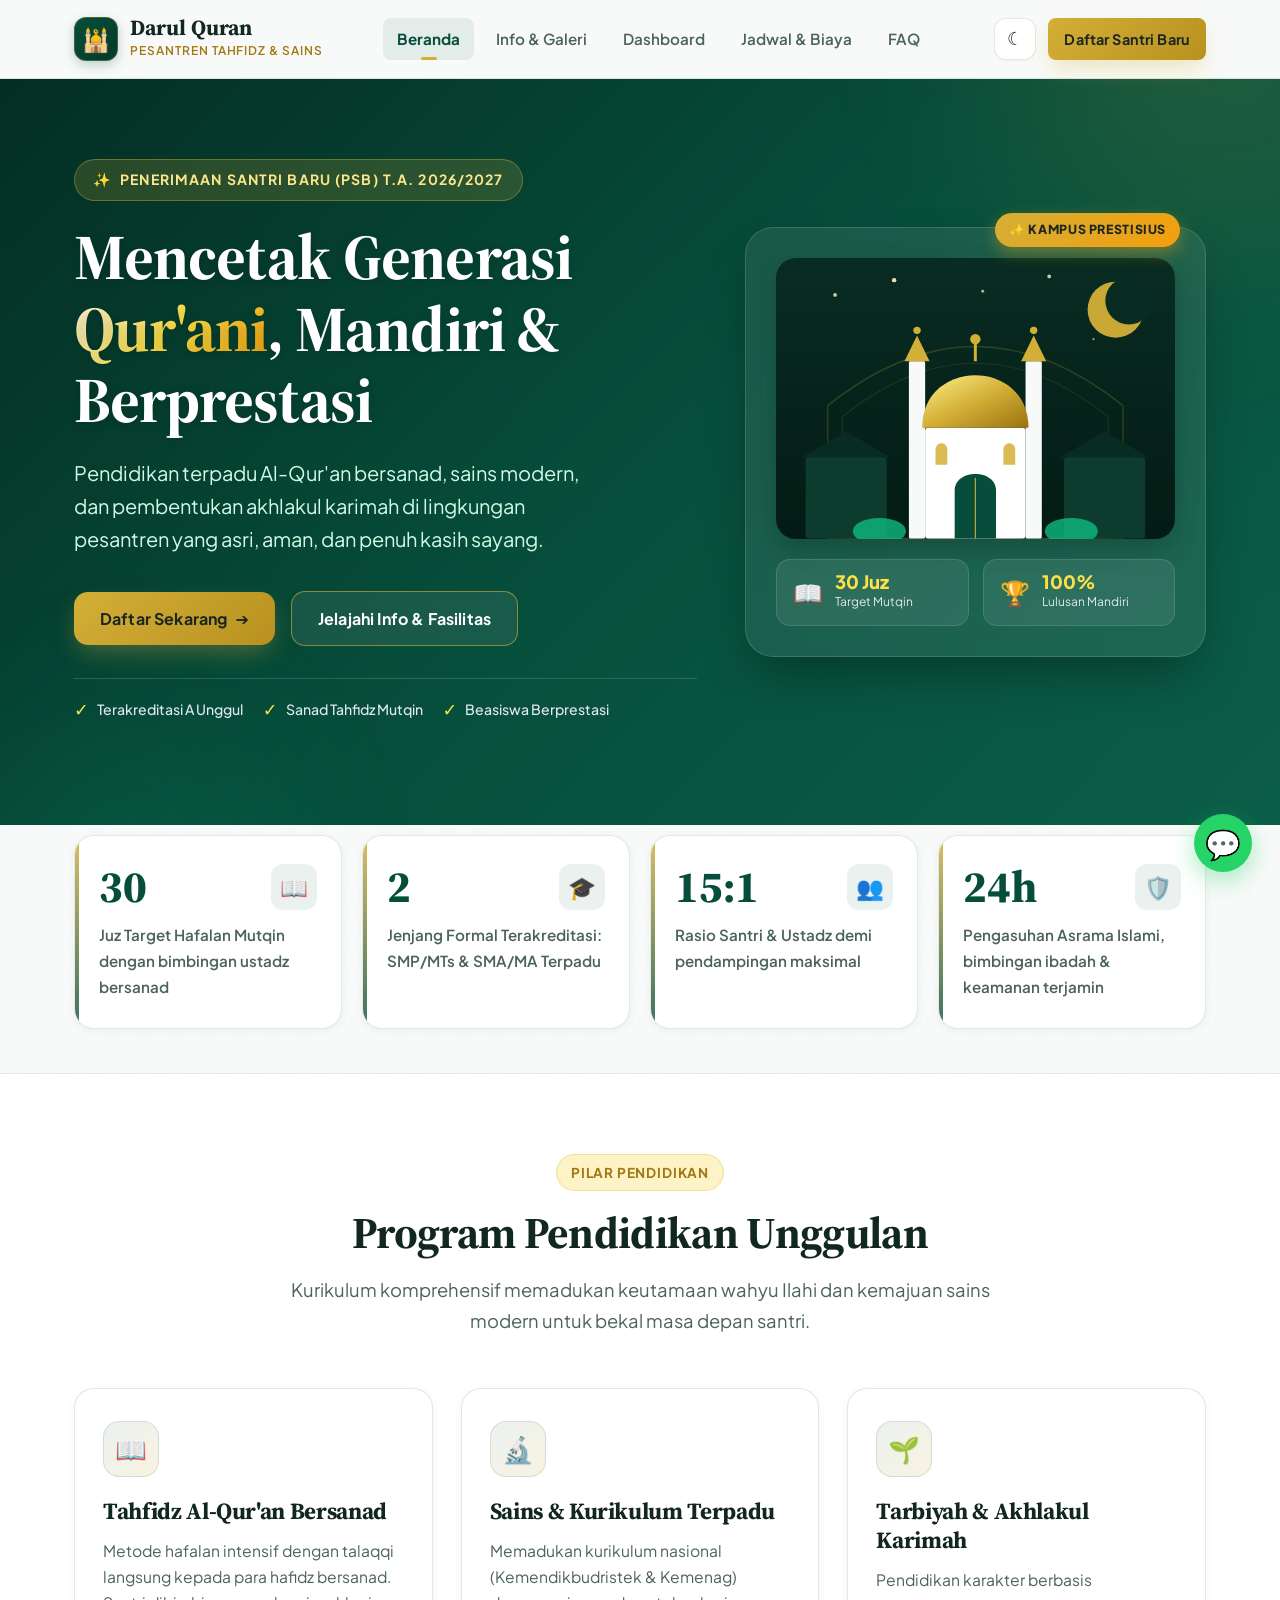
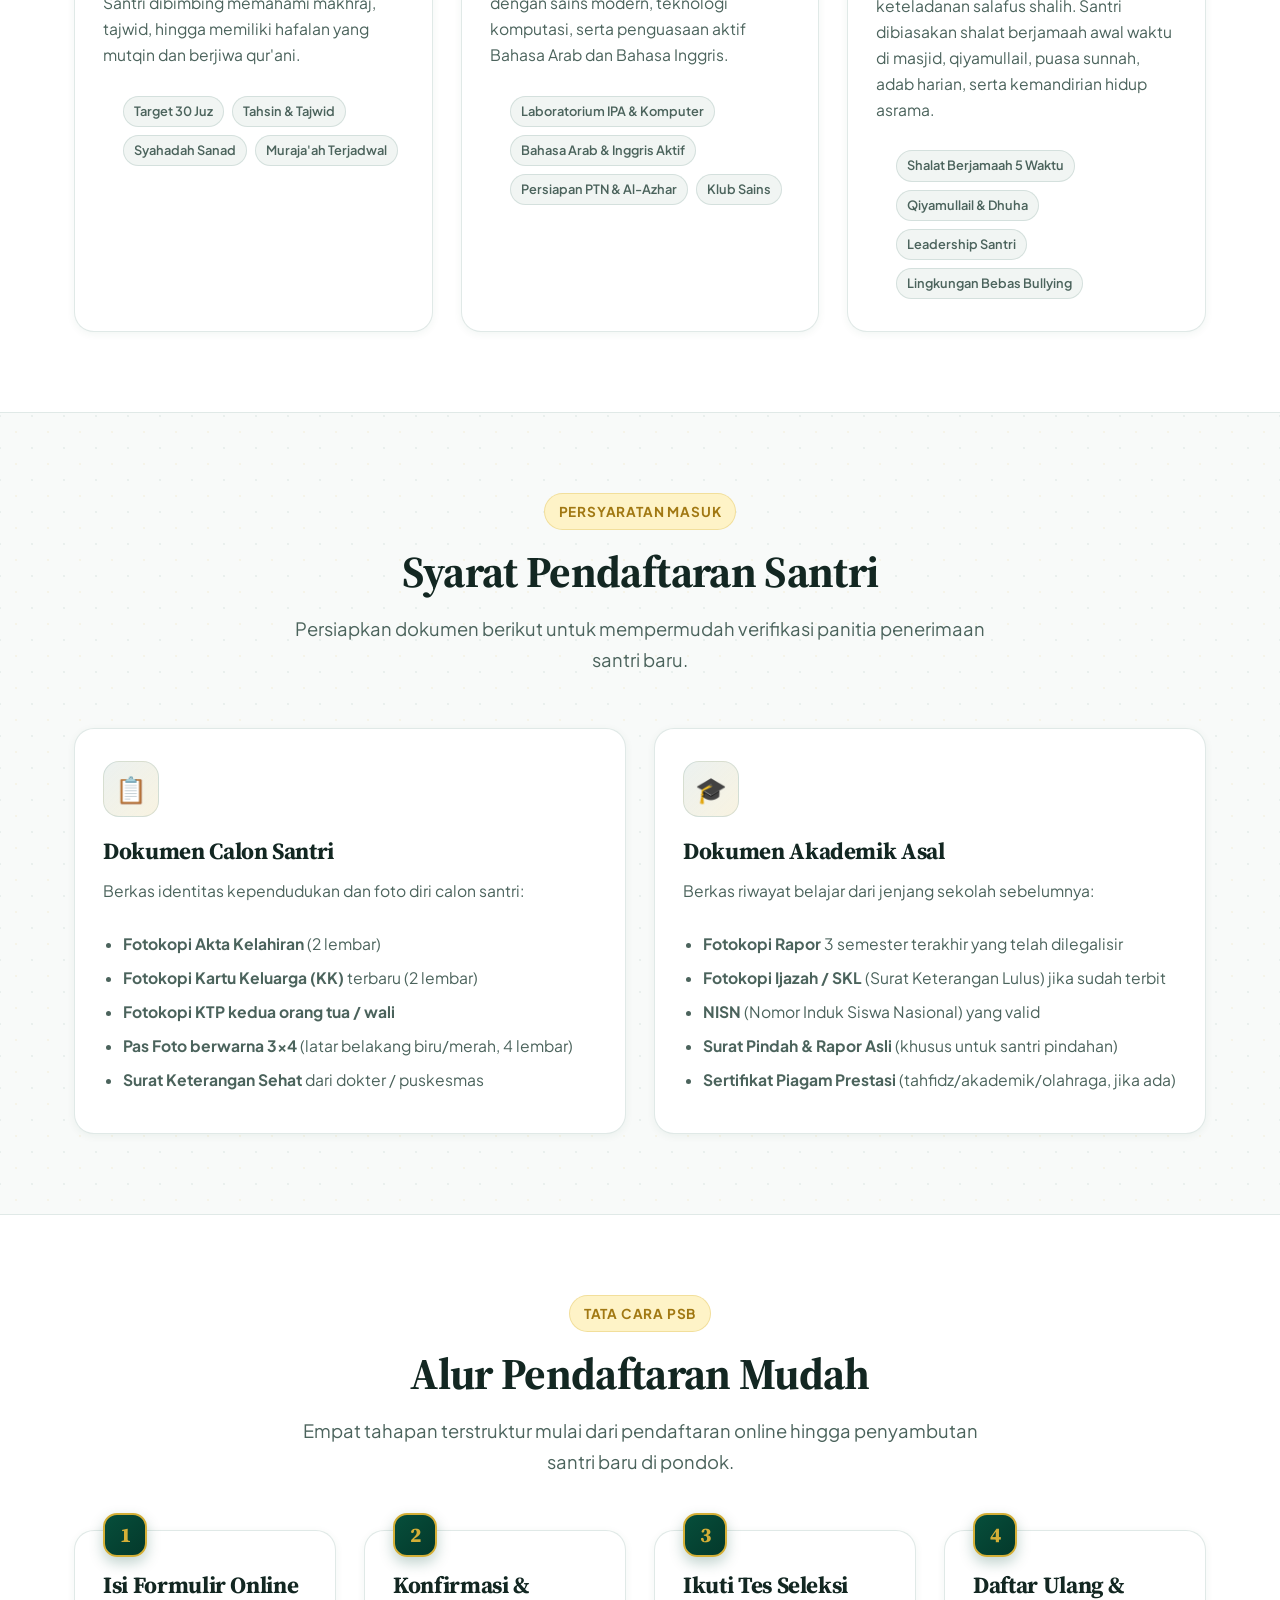
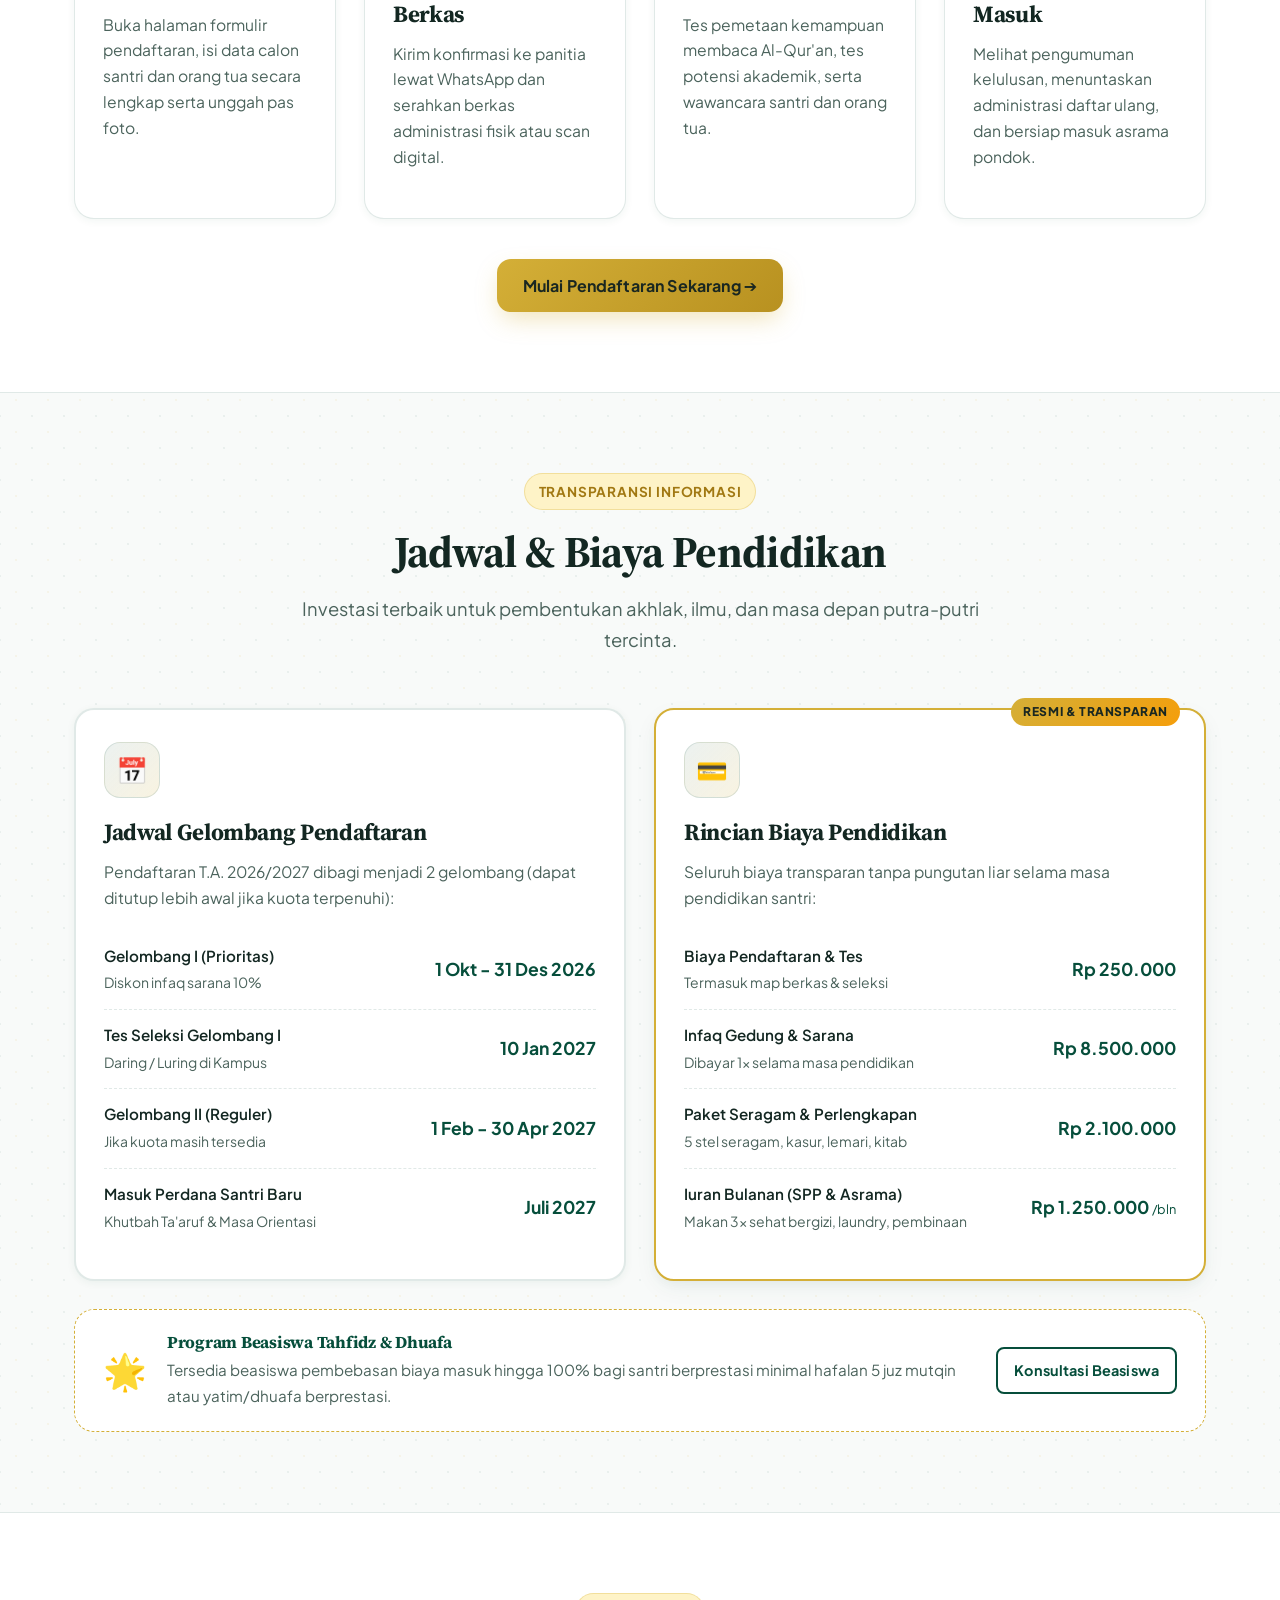
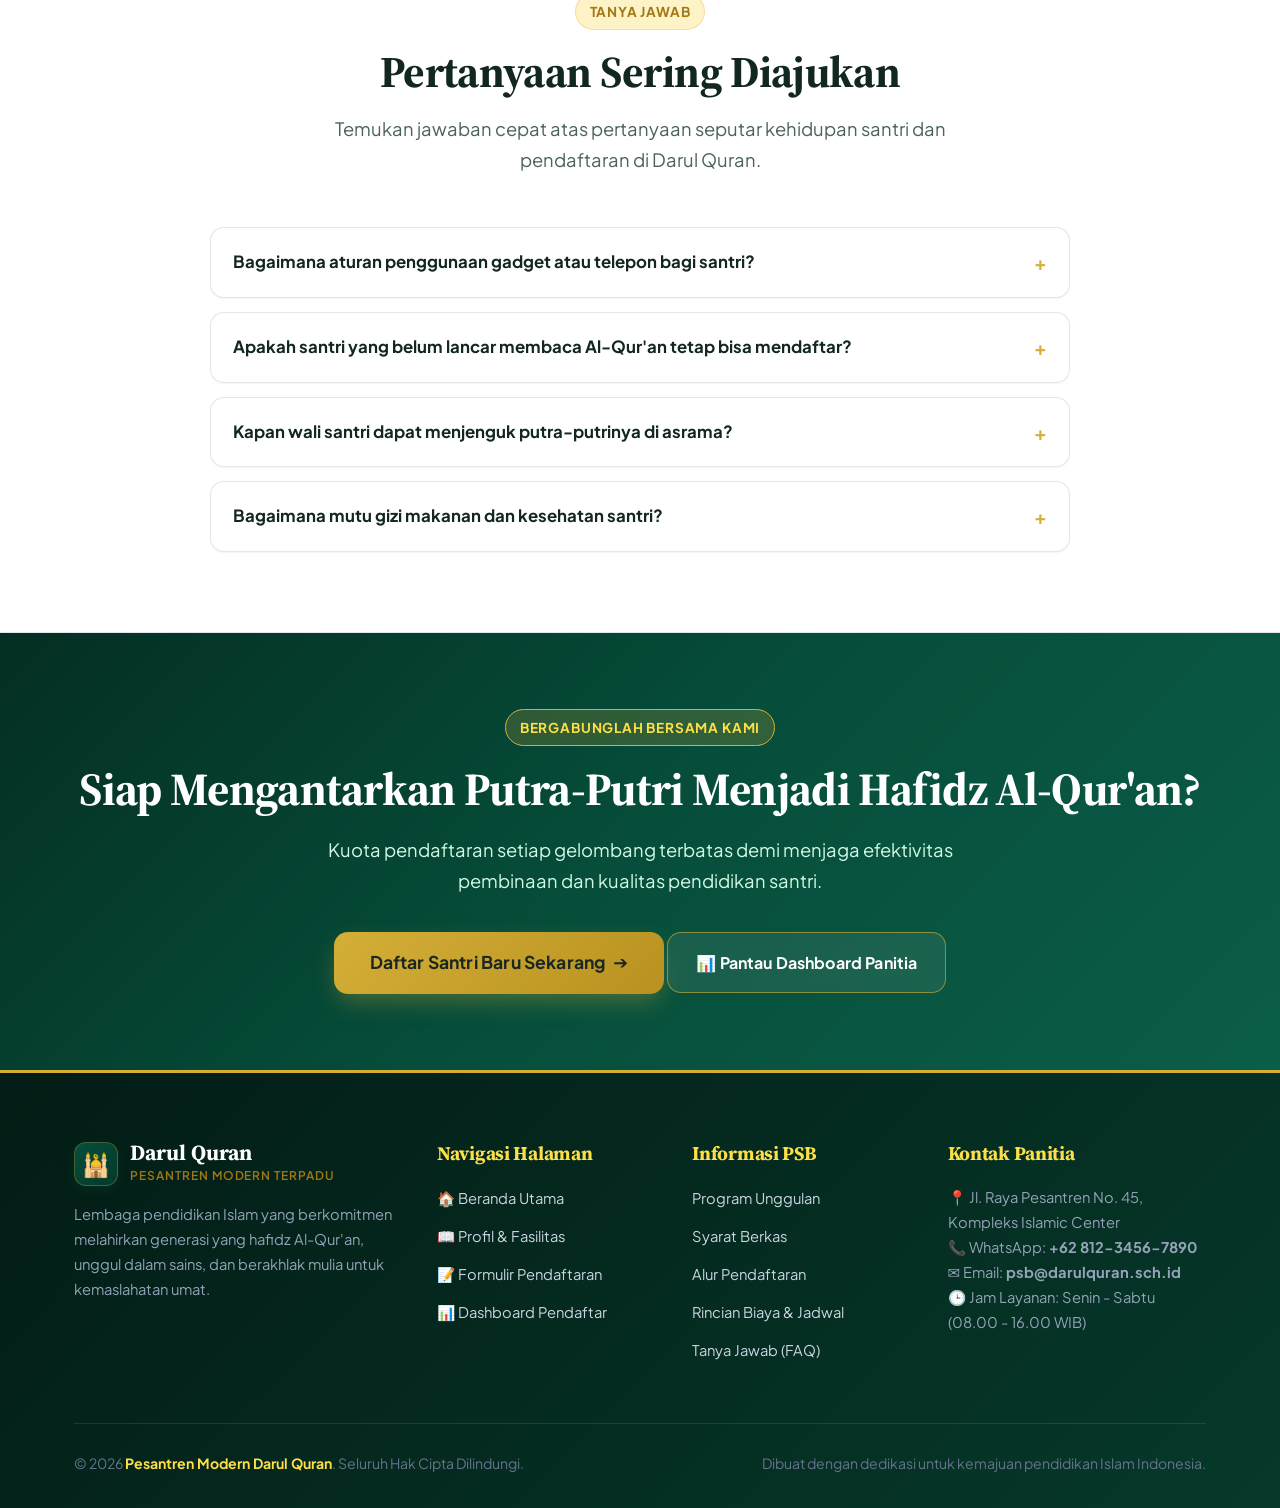
<file: index.html>
<!DOCTYPE html>
<html lang="id">
<head>
  <meta charset="utf-8">
  <meta name="viewport" content="width=device-width, initial-scale=1, viewport-fit=cover">
  <title>Pesantren Modern Darul Quran - Beranda</title>
  <meta name="description" content="Pendidikan Al-Qur'an bersanad, sains modern, dan pembinaan karakter islami 24 jam untuk putra-putri Anda.">
  <link rel="stylesheet" href="style.css">
</head>
<body class="pattern-bg">

<!-- Header & Navbar -->
<header>
  <div class="wrap bar">
    <a class="brand-link" href="index.html">
      <div class="brand-icon">🕌</div>
      <div class="brand-text">
        <span class="brand-title">Darul Quran</span>
        <span class="brand-sub">Pesantren Tahfidz &amp; Sains</span>
      </div>
    </a>

    <nav id="desktopNav">
      <a class="nav-link active" href="index.html">Beranda</a>
      <a class="nav-link" href="info.html">Info &amp; Galeri</a>
      <a class="nav-link" href="dashboard.html">Dashboard</a>
      <a class="nav-link" href="#jadwal">Jadwal &amp; Biaya</a>
      <a class="nav-link" href="#faq">FAQ</a>
    </nav>

    <div class="nav-actions">
      <button class="theme-toggle" id="th" type="button" aria-label="Ganti tema mode terang/gelap" title="Ganti Tema">☾</button>
      <a class="btn gold small" href="daftar.html">Daftar Santri Baru</a>
      <button class="mobile-toggle" id="btnMobile" type="button" aria-label="Buka navigasi menu">☰</button>
    </div>
  </div>

  <!-- Mobile Drawer Menu -->
  <div class="mobile-drawer" id="mobileDrawer">
    <a class="active" href="index.html"><span>🏠 Beranda</span> ➔</a>
    <a href="info.html"><span>📖 Info Profil &amp; Galeri</span> ➔</a>
    <a href="dashboard.html"><span>📊 Dashboard Panitia</span> ➔</a>
    <a href="#jadwal"><span>💰 Jadwal &amp; Biaya</span> ➔</a>
    <a href="#faq"><span>❓ Tanya Jawab (FAQ)</span> ➔</a>
    <a class="btn gold" style="margin-top: 10px; text-align: center; justify-content: center;" href="daftar.html">📝 Formulir Pendaftaran</a>
  </div>
</header>

<!-- Hero Section -->
<section class="hero">
  <div class="wrap">
    <div>
      <div class="hero-tag">
        <span>✨</span> PENERIMAAN SANTRI BARU (PSB) T.A. 2026/2027
      </div>
      <h1>Mencetak Generasi <span class="gold">Qur'ani</span>, Mandiri &amp; Berprestasi</h1>
      <p class="lead">Pendidikan terpadu Al-Qur'an bersanad, sains modern, dan pembentukan akhlakul karimah di lingkungan pesantren yang asri, aman, dan penuh kasih sayang.</p>
      
      <div class="cta">
        <a class="btn gold" href="daftar.html">
          <span>Daftar Sekarang</span>
          <span>➔</span>
        </a>
        <a class="btn ghost" href="info.html">
          <span>Jelajahi Info &amp; Fasilitas</span>
        </a>
      </div>

      <div class="hero-trust">
        <div class="trust-item"><span class="icon">✓</span> Terakreditasi A Unggul</div>
        <div class="trust-item"><span class="icon">✓</span> Sanad Tahfidz Mutqin</div>
        <div class="trust-item"><span class="icon">✓</span> Beasiswa Berprestasi</div>
      </div>
    </div>

    <!-- Visual Showcase Card -->
    <div class="hero-card">
      <div class="hero-card-badge">✨ Kampus Prestisius</div>
      <div class="hero-art">
        <svg viewBox="0 0 540 380" role="img" aria-label="Ilustrasi Kampus Pesantren Darul Quran" style="background: linear-gradient(180deg, #092c22 0%, #031b14 100%);">
          <!-- Sky and Stars -->
          <circle cx="460" cy="70" r="38" fill="#d4af37" opacity="0.95"/>
          <circle cx="478" cy="58" r="32" fill="#092c22"/>
          <circle cx="80" cy="50" r="2.5" fill="#fef3c7" opacity="0.8"/>
          <circle cx="160" cy="30" r="3" fill="#fef3c7" opacity="0.9"/>
          <circle cx="280" cy="45" r="2" fill="#fef3c7" opacity="0.7"/>
          <circle cx="370" cy="25" r="2.5" fill="#fef3c7" opacity="0.8"/>
          <circle cx="430" cy="110" r="1.5" fill="#fef3c7" opacity="0.6"/>

          <!-- Islamic Arch Outline in background -->
          <path d="M70 380 L70 200 Q270 40 470 200 L470 380 Z" fill="none" stroke="rgba(212, 175, 55, 0.2)" stroke-width="2"/>
          <path d="M90 380 L90 215 Q270 70 450 215 L450 380 Z" fill="none" stroke="rgba(212, 175, 55, 0.12)" stroke-width="1.5"/>

          <!-- Distant silhouette buildings -->
          <rect x="40" y="270" width="110" height="110" fill="#0d3b2e" rx="4"/>
          <polygon points="35,270 95,235 155,270" fill="#092c22"/>
          <rect x="390" y="270" width="110" height="110" fill="#0d3b2e" rx="4"/>
          <polygon points="385,270 445,235 505,270" fill="#092c22"/>

          <!-- Main Mosque Structure -->
          <!-- Minarets Left & Right -->
          <rect x="180" y="140" width="22" height="240" fill="#f8faf9" rx="2"/>
          <polygon points="174,140 191,105 208,140" fill="#d4af37"/>
          <circle cx="191" cy="98" r="5" fill="#d4af37"/>

          <rect x="338" y="140" width="22" height="240" fill="#f8faf9" rx="2"/>
          <polygon points="332,140 349,105 366,140" fill="#d4af37"/>
          <circle cx="349" cy="98" r="5" fill="#d4af37"/>

          <!-- Central Mosque Dome -->
          <rect x="202" y="230" width="136" height="150" fill="#ffffff" rx="4"/>
          <!-- Golden Dome Arc -->
          <path d="M198 230 C198 135 342 135 342 230 Z" fill="url(#domeGrad)"/>
          <line x1="270" y1="140" x2="270" y2="115" stroke="#d4af37" stroke-width="4"/>
          <circle cx="270" cy="110" r="7" fill="#d4af37"/>

          <!-- Mosque Grand Door Arch -->
          <path d="M242 380 L242 315 C242 285 298 285 298 315 L298 380 Z" fill="#064e3b"/>
          <line x1="270" y1="298" x2="270" y2="380" stroke="#d4af37" stroke-width="1.5"/>

          <!-- Windows Left and Right -->
          <path d="M216 280 L216 260 C216 248 232 248 232 260 L232 280 Z" fill="#d4af37" opacity="0.85"/>
          <path d="M308 280 L308 260 C308 248 324 248 324 260 L324 280 Z" fill="#d4af37" opacity="0.85"/>

          <!-- Foreground Palm & Garden Accents -->
          <ellipse cx="140" cy="370" rx="36" ry="18" fill="#10b981" opacity="0.8"/>
          <ellipse cx="400" cy="370" rx="36" ry="18" fill="#10b981" opacity="0.8"/>

          <!-- Gradients definition -->
          <defs>
            <linearGradient id="domeGrad" x1="0%" y1="0%" x2="100%" y2="100%">
              <stop offset="0%" stop-color="#fef08a"/>
              <stop offset="50%" stop-color="#d4af37"/>
              <stop offset="100%" stop-color="#9a7210"/>
            </linearGradient>
          </defs>
        </svg>
      </div>

      <div class="hero-pill-stats">
        <div class="hero-pill">
          <div class="pill-icon">📖</div>
          <div>
            <div class="pill-val">30 Juz</div>
            <div class="pill-lbl">Target Mutqin</div>
          </div>
        </div>
        <div class="hero-pill">
          <div class="pill-icon">🏆</div>
          <div>
            <div class="pill-val">100%</div>
            <div class="pill-lbl">Lulusan Mandiri</div>
          </div>
        </div>
      </div>
    </div>
  </div>
</section>

<!-- Stats Grid Bar -->
<section style="padding: 40px 0 20px; margin-top: -30px; position: relative; z-index: 10;">
  <div class="wrap">
    <div class="stats">
      <div class="stat">
        <div class="stat-top">
          <div class="num">30</div>
          <div class="stat-icon">📖</div>
        </div>
        <p>Juz Target Hafalan Mutqin dengan bimbingan ustadz bersanad</p>
      </div>

      <div class="stat">
        <div class="stat-top">
          <div class="num">2</div>
          <div class="stat-icon">🎓</div>
        </div>
        <p>Jenjang Formal Terakreditasi: SMP/MTs &amp; SMA/MA Terpadu</p>
      </div>

      <div class="stat">
        <div class="stat-top">
          <div class="num">15:1</div>
          <div class="stat-icon">👥</div>
        </div>
        <p>Rasio Santri &amp; Ustadz demi pendampingan maksimal</p>
      </div>

      <div class="stat">
        <div class="stat-top">
          <div class="num">24h</div>
          <div class="stat-icon">🛡️</div>
        </div>
        <p>Pengasuhan Asrama Islami, bimbingan ibadah &amp; keamanan terjamin</p>
      </div>
    </div>
  </div>
</section>

<!-- Program Unggulan -->
<section class="alt" id="program">
  <div class="wrap">
    <div class="section-head">
      <div class="section-badge">Pilar Pendidikan</div>
      <h2>Program Pendidikan Unggulan</h2>
      <p class="sub">Kurikulum komprehensif memadukan keutamaan wahyu Ilahi dan kemajuan sains modern untuk bekal masa depan santri.</p>
    </div>

    <div class="grid">
      <div class="card">
        <div class="card-top-icon">📖</div>
        <h3>Tahfidz Al-Qur'an Bersanad</h3>
        <p>Metode hafalan intensif dengan talaqqi langsung kepada para hafidz bersanad. Santri dibimbing memahami makhraj, tajwid, hingga memiliki hafalan yang mutqin dan berjiwa qur'ani.</p>
        <ul class="card-pill-list">
          <li>Target 30 Juz</li>
          <li>Tahsin &amp; Tajwid</li>
          <li>Syahadah Sanad</li>
          <li>Muraja'ah Terjadwal</li>
        </ul>
      </div>

      <div class="card">
        <div class="card-top-icon">🔬</div>
        <h3>Sains &amp; Kurikulum Terpadu</h3>
        <p>Memadukan kurikulum nasional (Kemendikbudristek &amp; Kemenag) dengan sains modern, teknologi komputasi, serta penguasaan aktif Bahasa Arab dan Bahasa Inggris.</p>
        <ul class="card-pill-list">
          <li>Laboratorium IPA &amp; Komputer</li>
          <li>Bahasa Arab &amp; Inggris Aktif</li>
          <li>Persiapan PTN &amp; Al-Azhar</li>
          <li>Klub Sains</li>
        </ul>
      </div>

      <div class="card">
        <div class="card-top-icon">🌱</div>
        <h3>Tarbiyah &amp; Akhlakul Karimah</h3>
        <p>Pendidikan karakter berbasis keteladanan salafus shalih. Santri dibiasakan shalat berjamaah awal waktu di masjid, qiyamullail, puasa sunnah, adab harian, serta kemandirian hidup asrama.</p>
        <ul class="card-pill-list">
          <li>Shalat Berjamaah 5 Waktu</li>
          <li>Qiyamullail &amp; Dhuha</li>
          <li>Leadership Santri</li>
          <li>Lingkungan Bebas Bullying</li>
        </ul>
      </div>
    </div>
  </div>
</section>

<!-- Syarat Pendaftaran -->
<section id="syarat">
  <div class="wrap">
    <div class="section-head">
      <div class="section-badge">Persyaratan Masuk</div>
      <h2>Syarat Pendaftaran Santri</h2>
      <p class="sub">Persiapkan dokumen berikut untuk mempermudah verifikasi panitia penerimaan santri baru.</p>
    </div>

    <div class="grid" style="grid-template-columns: repeat(auto-fit, minmax(320px, 1fr));">
      <div class="card">
        <div class="card-top-icon">📋</div>
        <h3>Dokumen Calon Santri</h3>
        <p>Berkas identitas kependudukan dan foto diri calon santri:</p>
        <ul>
          <li><strong>Fotokopi Akta Kelahiran</strong> (2 lembar)</li>
          <li><strong>Fotokopi Kartu Keluarga (KK)</strong> terbaru (2 lembar)</li>
          <li><strong>Fotokopi KTP kedua orang tua / wali</strong></li>
          <li><strong>Pas Foto berwarna 3x4</strong> (latar belakang biru/merah, 4 lembar)</li>
          <li><strong>Surat Keterangan Sehat</strong> dari dokter / puskesmas</li>
        </ul>
      </div>

      <div class="card">
        <div class="card-top-icon">🎓</div>
        <h3>Dokumen Akademik Asal</h3>
        <p>Berkas riwayat belajar dari jenjang sekolah sebelumnya:</p>
        <ul>
          <li><strong>Fotokopi Rapor</strong> 3 semester terakhir yang telah dilegalisir</li>
          <li><strong>Fotokopi Ijazah / SKL</strong> (Surat Keterangan Lulus) jika sudah terbit</li>
          <li><strong>NISN</strong> (Nomor Induk Siswa Nasional) yang valid</li>
          <li><strong>Surat Pindah &amp; Rapor Asli</strong> (khusus untuk santri pindahan)</li>
          <li><strong>Sertifikat Piagam Prestasi</strong> (tahfidz/akademik/olahraga, jika ada)</li>
        </ul>
      </div>
    </div>
  </div>
</section>

<!-- Alur Pendaftaran -->
<section class="alt" id="alur">
  <div class="wrap">
    <div class="section-head">
      <div class="section-badge">Tata Cara PSB</div>
      <h2>Alur Pendaftaran Mudah</h2>
      <p class="sub">Empat tahapan terstruktur mulai dari pendaftaran online hingga penyambutan santri baru di pondok.</p>
    </div>

    <div class="grid" style="grid-template-columns: repeat(auto-fit, minmax(240px, 1fr));">
      <div class="card step-card">
        <div class="step-badge">1</div>
        <h3>Isi Formulir Online</h3>
        <p>Buka halaman formulir pendaftaran, isi data calon santri dan orang tua secara lengkap serta unggah pas foto.</p>
      </div>

      <div class="card step-card">
        <div class="step-badge">2</div>
        <h3>Konfirmasi &amp; Berkas</h3>
        <p>Kirim konfirmasi ke panitia lewat WhatsApp dan serahkan berkas administrasi fisik atau scan digital.</p>
      </div>

      <div class="card step-card">
        <div class="step-badge">3</div>
        <h3>Ikuti Tes Seleksi</h3>
        <p>Tes pemetaan kemampuan membaca Al-Qur'an, tes potensi akademik, serta wawancara santri dan orang tua.</p>
      </div>

      <div class="card step-card">
        <div class="step-badge">4</div>
        <h3>Daftar Ulang &amp; Masuk</h3>
        <p>Melihat pengumuman kelulusan, menuntaskan administrasi daftar ulang, dan bersiap masuk asrama pondok.</p>
      </div>
    </div>

    <div style="text-align: center; margin-top: 40px;">
      <a class="btn gold" href="daftar.html">Mulai Pendaftaran Sekarang ➔</a>
    </div>
  </div>
</section>

<!-- Jadwal & Biaya Pendidikan -->
<section id="jadwal">
  <div class="wrap">
    <div class="section-head">
      <div class="section-badge">Transparansi Informasi</div>
      <h2>Jadwal &amp; Biaya Pendidikan</h2>
      <p class="sub">Investasi terbaik untuk pembentukan akhlak, ilmu, dan masa depan putra-putri tercinta.</p>
    </div>

    <div class="grid" style="grid-template-columns: repeat(auto-fit, minmax(320px, 1fr));">
      <!-- Jadwal Gelombang -->
      <div class="card pricing-card">
        <div class="card-top-icon">📅</div>
        <h3>Jadwal Gelombang Pendaftaran</h3>
        <p style="margin-bottom: 20px;">Pendaftaran T.A. 2026/2027 dibagi menjadi 2 gelombang (dapat ditutup lebih awal jika kuota terpenuhi):</p>
        
        <div class="price-item">
          <div>
            <div class="lbl">Gelombang I (Prioritas)</div>
            <small style="color:var(--text-muted)">Diskon infaq sarana 10%</small>
          </div>
          <div class="val">1 Okt - 31 Des 2026</div>
        </div>

        <div class="price-item">
          <div>
            <div class="lbl">Tes Seleksi Gelombang I</div>
            <small style="color:var(--text-muted)">Daring / Luring di Kampus</small>
          </div>
          <div class="val">10 Jan 2027</div>
        </div>

        <div class="price-item">
          <div>
            <div class="lbl">Gelombang II (Reguler)</div>
            <small style="color:var(--text-muted)">Jika kuota masih tersedia</small>
          </div>
          <div class="val">1 Feb - 30 Apr 2027</div>
        </div>

        <div class="price-item">
          <div>
            <div class="lbl">Masuk Perdana Santri Baru</div>
            <small style="color:var(--text-muted)">Khutbah Ta'aruf &amp; Masa Orientasi</small>
          </div>
          <div class="val">Juli 2027</div>
        </div>
      </div>

      <!-- Rincian Biaya -->
      <div class="card pricing-card highlight">
        <div class="pricing-ribbon">Resmi &amp; Transparan</div>
        <div class="card-top-icon">💳</div>
        <h3>Rincian Biaya Pendidikan</h3>
        <p style="margin-bottom: 20px;">Seluruh biaya transparan tanpa pungutan liar selama masa pendidikan santri:</p>

        <div class="price-item">
          <div>
            <div class="lbl">Biaya Pendaftaran &amp; Tes</div>
            <small style="color:var(--text-muted)">Termasuk map berkas &amp; seleksi</small>
          </div>
          <div class="val">Rp 250.000</div>
        </div>

        <div class="price-item">
          <div>
            <div class="lbl">Infaq Gedung &amp; Sarana</div>
            <small style="color:var(--text-muted)">Dibayar 1x selama masa pendidikan</small>
          </div>
          <div class="val">Rp 8.500.000</div>
        </div>

        <div class="price-item">
          <div>
            <div class="lbl">Paket Seragam &amp; Perlengkapan</div>
            <small style="color:var(--text-muted)">5 stel seragam, kasur, lemari, kitab</small>
          </div>
          <div class="val">Rp 2.100.000</div>
        </div>

        <div class="price-item">
          <div>
            <div class="lbl">Iuran Bulanan (SPP &amp; Asrama)</div>
            <small style="color:var(--text-muted)">Makan 3x sehat bergizi, laundry, pembinaan</small>
          </div>
          <div class="val">Rp 1.250.000 <span style="font-size:0.8rem;font-weight:normal">/bln</span></div>
        </div>
      </div>
    </div>

    <!-- Scholarship Notice -->
    <div style="margin-top: 28px; background: var(--bg-surface); border: 1.5px dashed var(--gold); border-radius: var(--radius-lg); padding: 22px 28px; display: flex; align-items: center; gap: 20px; flex-wrap: wrap;">
      <div style="font-size: 2.2rem;">🌟</div>
      <div style="flex: 1; min-width: 260px;">
        <h4 style="margin: 0 0 4px; color: var(--primary);">Program Beasiswa Tahfidz &amp; Dhuafa</h4>
        <p style="margin: 0; color: var(--text-muted); font-size: 0.95rem;">Tersedia beasiswa pembebasan biaya masuk hingga 100% bagi santri berprestasi minimal hafalan 5 juz mutqin atau yatim/dhuafa berprestasi.</p>
      </div>
      <a class="btn small outline" href="https://wa.me/6281234567890?text=Halo%20Panitia%20Darul%20Quran,%20saya%20ingin%20konsultasi%20Program%20Beasiswa" target="_blank" rel="noopener">Konsultasi Beasiswa</a>
    </div>
  </div>
</section>

<!-- FAQ Section -->
<section class="alt" id="faq">
  <div class="wrap">
    <div class="section-head">
      <div class="section-badge">Tanya Jawab</div>
      <h2>Pertanyaan Sering Diajukan</h2>
      <p class="sub">Temukan jawaban cepat atas pertanyaan seputar kehidupan santri dan pendaftaran di Darul Quran.</p>
    </div>

    <div class="faq-grid">
      <div class="faq-item">
        <div class="faq-header">
          <span>Bagaimana aturan penggunaan gadget atau telepon bagi santri?</span>
          <span class="faq-icon">+</span>
        </div>
        <div class="faq-body">
          Untuk menjaga kekhusyukan hafalan Al-Qur'an dan interaksi sosial yang sehat, santri tidak diperkenankan membawa smartphone pribadi ke dalam asrama. Sekolah menyediakan fasilitas telepon wartel pondok berkala pada akhir pekan untuk santri menghubungi orang tua secara teratur.
        </div>
      </div>

      <div class="faq-item">
        <div class="faq-header">
          <span>Apakah santri yang belum lancar membaca Al-Qur'an tetap bisa mendaftar?</span>
          <span class="faq-icon">+</span>
        </div>
        <div class="faq-body">
          Bisa! Tes seleksi Al-Qur'an bertujuan untuk pemetaan kelas (*tashnif*). Santri yang belum lancar akan mendapatkan bimbingan matrikulasi tahsin khusus sebelum masuk ke halaqah target tahfidz intensif.
        </div>
      </div>

      <div class="faq-item">
        <div class="faq-header">
          <span>Kapan wali santri dapat menjenguk putra-putrinya di asrama?</span>
          <span class="faq-icon">+</span>
        </div>
        <div class="faq-body">
          Jadwal kunjungan santri diadakan 2 minggu sekali pada hari Ahad, pukul 08.00 s.d 17.00 WIB. Orang tua dapat menikmati kebersamaan di area taman dan ruang kunjungan asri pondok pesantren.
        </div>
      </div>

      <div class="faq-item">
        <div class="faq-header">
          <span>Bagaimana mutu gizi makanan dan kesehatan santri?</span>
          <span class="faq-icon">+</span>
        </div>
        <div class="faq-body">
          Makanan disajikan 3 kali sehari dengan menu seimbang, bersih, dan higienis yang dirancang oleh ahli gizi. Pesantren juga memiliki Pos Kesehatan Pesantren (Poskestren) dengan tenaga perawat siaga 24 jam dan dokter mitra.
        </div>
      </div>
    </div>
  </div>
</section>

<!-- Ready to Join CTA -->
<section style="background: var(--hero-bg); color: #ffffff; text-align: center; padding: 76px 0;">
  <div class="wrap">
    <div class="section-badge" style="background: rgba(212, 175, 55, 0.2); border-color: var(--gold); color: #fde047;">Bergabunglah Bersama Kami</div>
    <h2 style="color: #ffffff; font-size: clamp(32px, 4.5vw, 46px); margin-bottom: 16px;">Siap Mengantarkan Putra-Putri Menjadi Hafidz Al-Qur'an?</h2>
    <p class="sub" style="color: #d1fae5; max-width: 650px; margin: 0 auto 36px; font-size: 1.15rem;">
      Kuota pendaftaran setiap gelombang terbatas demi menjaga efektivitas pembinaan dan kualitas pendidikan santri.
    </p>
    <div class="cta" style="justify-content: center; margin-bottom: 0;">
      <a class="btn gold" href="daftar.html" style="padding: 16px 36px; font-size: 1.1rem;">
        <span>Daftar Santri Baru Sekarang</span>
        <span>➔</span>
      </a>
      <a class="btn ghost" href="dashboard.html" style="padding: 16px 28px;">
        <span>📊 Pantau Dashboard Panitia</span>
      </a>
    </div>
  </div>
</section>

<!-- Modern Footer -->
<footer>
  <div class="wrap">
    <div class="footer-grid">
      <div class="footer-col">
        <div class="brand-link" style="margin-bottom: 16px;">
          <div class="brand-icon">🕌</div>
          <div class="brand-text">
            <span class="brand-title" style="color:#ffffff">Darul Quran</span>
            <span class="brand-sub">Pesantren Modern Terpadu</span>
          </div>
        </div>
        <p>Lembaga pendidikan Islam yang berkomitmen melahirkan generasi yang hafidz Al-Qur'an, unggul dalam sains, dan berakhlak mulia untuk kemaslahatan umat.</p>
      </div>

      <div class="footer-col">
        <h4>Navigasi Halaman</h4>
        <ul class="footer-links">
          <li><a href="index.html">🏠 Beranda Utama</a></li>
          <li><a href="info.html">📖 Profil &amp; Fasilitas</a></li>
          <li><a href="daftar.html">📝 Formulir Pendaftaran</a></li>
          <li><a href="dashboard.html">📊 Dashboard Pendaftar</a></li>
        </ul>
      </div>

      <div class="footer-col">
        <h4>Informasi PSB</h4>
        <ul class="footer-links">
          <li><a href="#program">Program Unggulan</a></li>
          <li><a href="#syarat">Syarat Berkas</a></li>
          <li><a href="#alur">Alur Pendaftaran</a></li>
          <li><a href="#jadwal">Rincian Biaya &amp; Jadwal</a></li>
          <li><a href="#faq">Tanya Jawab (FAQ)</a></li>
        </ul>
      </div>

      <div class="footer-col">
        <h4>Kontak Panitia</h4>
        <p>
          📍 Jl. Raya Pesantren No. 45, Kompleks Islamic Center<br>
          📞 WhatsApp: <strong>+62 812-3456-7890</strong><br>
          ✉️ Email: <strong>psb@darulquran.sch.id</strong><br>
          🕒 Jam Layanan: Senin - Sabtu (08.00 - 16.00 WIB)
        </p>
      </div>
    </div>

    <div class="footer-bottom">
      <div>&copy; 2026 <strong>Pesantren Modern Darul Quran</strong>. Seluruh Hak Cipta Dilindungi.</div>
      <div>Dibuat dengan dedikasi untuk kemajuan pendidikan Islam Indonesia.</div>
    </div>
  </div>
</footer>

<!-- Floating WhatsApp Button -->
<a class="fab-wa" href="https://wa.me/6281234567890?text=Assalamu%27alaikum%20Panitia%20PSB%20Darul%20Quran,%20saya%20ingin%20bertanya%20tentang%20penerimaan%20santri%20baru." target="_blank" rel="noopener" aria-label="Hubungi panitia via WhatsApp" title="Chat Panitia WhatsApp">
  💬
</a>

<!-- JavaScript for Dark Mode, Mobile Menu, and FAQ Accordion -->
<script>
// Theme Management
(function(){
  var stored = localStorage.getItem("dq_theme");
  if(stored){
    document.documentElement.setAttribute("data-theme", stored);
  }
  var btn = document.getElementById("th");
  function updateIcon(){
    var isDark = document.documentElement.getAttribute("data-theme") === "dark";
    if(btn) btn.textContent = isDark ? "☀" : "☾";
  }
  updateIcon();
  if(btn){
    btn.addEventListener("click", function(){
      var isDark = document.documentElement.getAttribute("data-theme") === "dark";
      var next = isDark ? "light" : "dark";
      document.documentElement.setAttribute("data-theme", next);
      localStorage.setItem("dq_theme", next);
      updateIcon();
    });
  }
})();

// Mobile Drawer Toggle
var btnMobile = document.getElementById("btnMobile");
var mobileDrawer = document.getElementById("mobileDrawer");
if(btnMobile && mobileDrawer){
  btnMobile.addEventListener("click", function(){
    mobileDrawer.classList.toggle("open");
    btnMobile.textContent = mobileDrawer.classList.contains("open") ? "✕" : "☰";
  });
  // Close when clicking any link inside drawer
  mobileDrawer.querySelectorAll("a").forEach(function(a){
    a.addEventListener("click", function(){
      mobileDrawer.classList.remove("open");
      btnMobile.textContent = "☰";
    });
  });
}

// FAQ Accordion
document.querySelectorAll(".faq-header").forEach(function(h){
  h.addEventListener("click", function(){
    var parent = this.parentElement;
    parent.classList.toggle("active");
  });
});
</script>

</body>
</html>
</file>
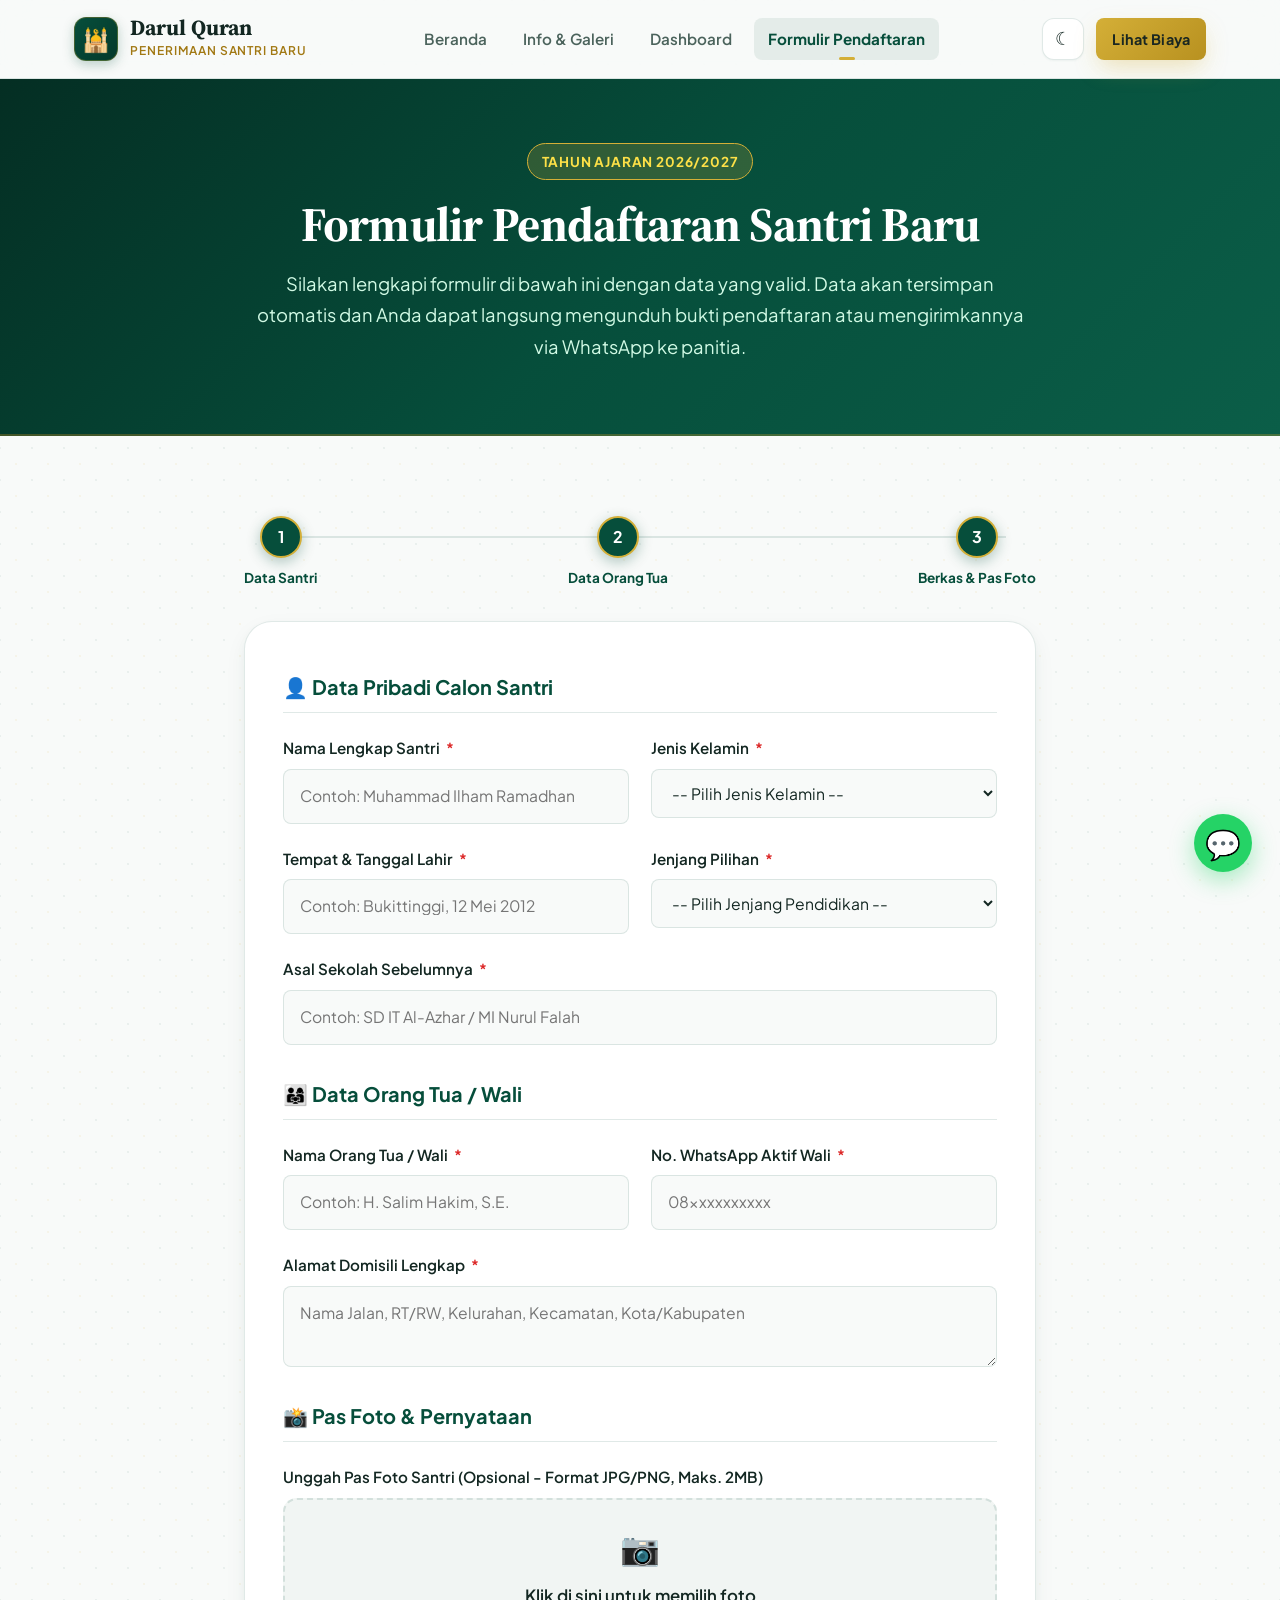
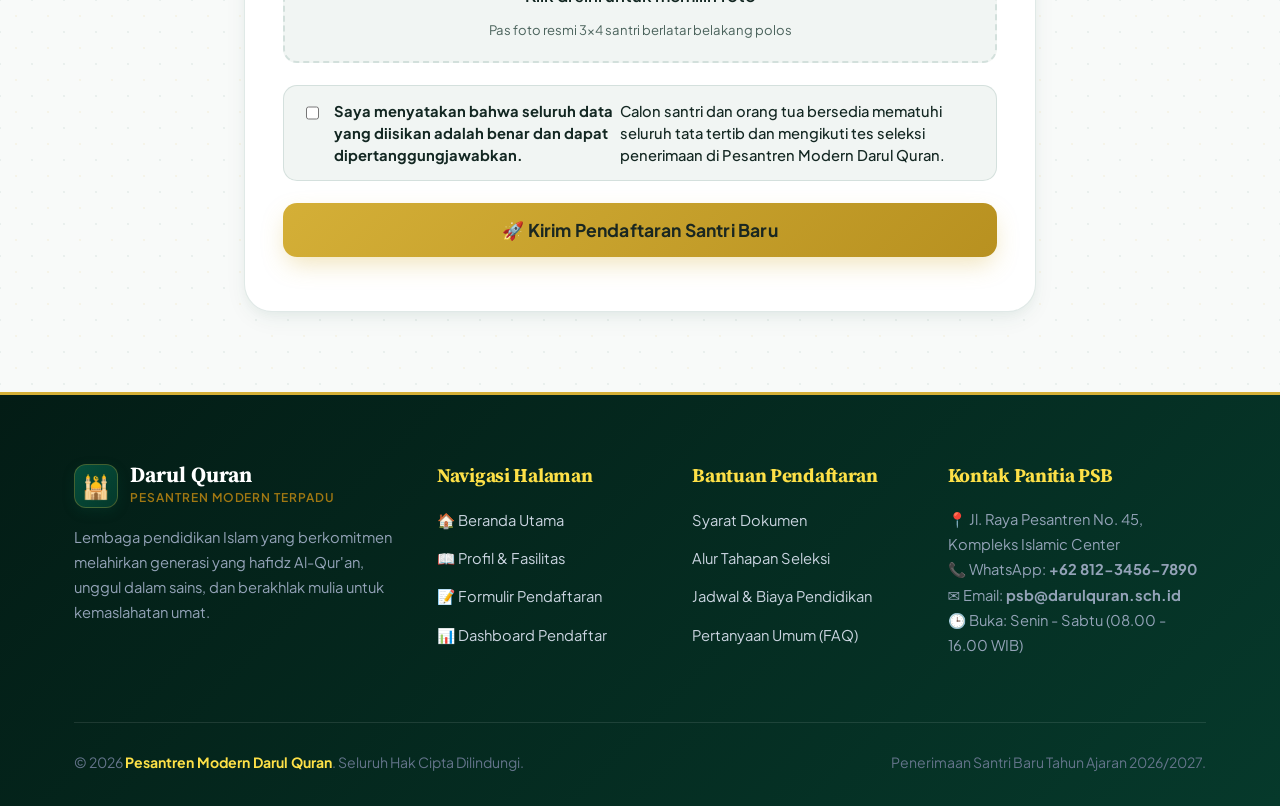
<file: daftar.html>
<!DOCTYPE html>
<html lang="id">
<head>
  <meta charset="utf-8">
  <meta name="viewport" content="width=device-width, initial-scale=1, viewport-fit=cover">
  <title>Pendaftaran Santri Baru - Darul Quran</title>
  <meta name="description" content="Formulir resmi penerimaan santri baru Pesantren Modern Darul Quran tahun ajaran 2026/2027.">
  <link rel="stylesheet" href="style.css">
</head>
<body class="pattern-bg">

<!-- Header & Navbar -->
<header>
  <div class="wrap bar">
    <a class="brand-link" href="index.html">
      <div class="brand-icon">🕌</div>
      <div class="brand-text">
        <span class="brand-title">Darul Quran</span>
        <span class="brand-sub">Penerimaan Santri Baru</span>
      </div>
    </a>

    <nav id="desktopNav">
      <a class="nav-link" href="index.html">Beranda</a>
      <a class="nav-link" href="info.html">Info &amp; Galeri</a>
      <a class="nav-link" href="dashboard.html">Dashboard</a>
      <a class="nav-link active" href="daftar.html">Formulir Pendaftaran</a>
    </nav>

    <div class="nav-actions">
      <button class="theme-toggle" id="th" type="button" aria-label="Ganti tema mode terang/gelap" title="Ganti Tema">☾</button>
      <a class="btn gold small" href="index.html#jadwal">Lihat Biaya</a>
      <button class="mobile-toggle" id="btnMobile" type="button" aria-label="Buka navigasi menu">☰</button>
    </div>
  </div>

  <!-- Mobile Drawer Menu -->
  <div class="mobile-drawer" id="mobileDrawer">
    <a href="index.html"><span>🏠 Beranda</span> ➔</a>
    <a href="info.html"><span>📖 Info Profil &amp; Galeri</span> ➔</a>
    <a href="dashboard.html"><span>📊 Dashboard Panitia</span> ➔</a>
    <a class="active" href="daftar.html"><span>📝 Formulir Pendaftaran</span> ➔</a>
  </div>
</header>

<!-- Mini Hero Header -->
<div class="mini">
  <div class="wrap">
    <div class="section-badge" style="background: rgba(212, 175, 55, 0.2); border-color: var(--gold); color: #fde047;">Tahun Ajaran 2026/2027</div>
    <h1>Formulir Pendaftaran Santri Baru</h1>
    <p class="sub">Silakan lengkapi formulir di bawah ini dengan data yang valid. Data akan tersimpan otomatis dan Anda dapat langsung mengunduh bukti pendaftaran atau mengirimkannya via WhatsApp ke panitia.</p>
  </div>
</div>

<main>
  <section>
    <div class="wrap form-container">
      
      <!-- Visual Steps Bar -->
      <div class="form-steps">
        <div class="step-node active">
          <div class="step-circle">1</div>
          <div class="step-label">Data Santri</div>
        </div>
        <div class="step-node active">
          <div class="step-circle">2</div>
          <div class="step-label">Data Orang Tua</div>
        </div>
        <div class="step-node active">
          <div class="step-circle">3</div>
          <div class="step-label">Berkas &amp; Pas Foto</div>
        </div>
      </div>

      <!-- Registration Form -->
      <form id="frm" novalidate>
        
        <!-- SECTION 1: DATA CALON SANTRI -->
        <div class="form-section-title">
          <span>👤 Data Pribadi Calon Santri</span>
        </div>

        <div class="f">
          <label for="nama">Nama Lengkap Santri <span class="req">*</span></label>
          <input id="nama" placeholder="Contoh: Muhammad Ilham Ramadhan" required autocomplete="name">
        </div>

        <div class="f">
          <label for="jk">Jenis Kelamin <span class="req">*</span></label>
          <select id="jk" required>
            <option value="">-- Pilih Jenis Kelamin --</option>
            <option value="Laki-laki">Laki-laki</option>
            <option value="Perempuan">Perempuan</option>
          </select>
        </div>

        <div class="f">
          <label for="ttl">Tempat &amp; Tanggal Lahir <span class="req">*</span></label>
          <input id="ttl" placeholder="Contoh: Bukittinggi, 12 Mei 2012" required>
        </div>

        <div class="f">
          <label for="jenjang">Jenjang Pilihan <span class="req">*</span></label>
          <select id="jenjang" required>
            <option value="">-- Pilih Jenjang Pendidikan --</option>
            <option value="SMP / MTs">SMP / MTs (Tingkat Menengah Pertama)</option>
            <option value="SMA / MA">SMA / MA (Tingkat Menengah Atas)</option>
          </select>
        </div>

        <div class="f full">
          <label for="asal">Asal Sekolah Sebelumnya <span class="req">*</span></label>
          <input id="asal" placeholder="Contoh: SD IT Al-Azhar / MI Nurul Falah" required>
        </div>

        <!-- SECTION 2: DATA ORANG TUA / WALI -->
        <div class="form-section-title">
          <span>👨‍👩‍👧 Data Orang Tua / Wali</span>
        </div>

        <div class="f">
          <label for="wali">Nama Orang Tua / Wali <span class="req">*</span></label>
          <input id="wali" placeholder="Contoh: H. Salim Hakim, S.E." required>
        </div>

        <div class="f">
          <label for="hp">No. WhatsApp Aktif Wali <span class="req">*</span></label>
          <input id="hp" type="tel" inputmode="tel" placeholder="08xxxxxxxxxx" required>
        </div>

        <div class="f full">
          <label for="alamat">Alamat Domisili Lengkap <span class="req">*</span></label>
          <textarea id="alamat" rows="2" placeholder="Nama Jalan, RT/RW, Kelurahan, Kecamatan, Kota/Kabupaten" required autocomplete="street-address"></textarea>
        </div>

        <!-- SECTION 3: FOTO & PERSETUJUAN -->
        <div class="form-section-title">
          <span>📸 Pas Foto &amp; Pernyataan</span>
        </div>

        <div class="f full">
          <label for="foto">Unggah Pas Foto Santri (Opsional - Format JPG/PNG, Maks. 2MB)</label>
          <div class="file-upload-box" onclick="document.getElementById('foto').click()">
            <div style="font-size: 2rem;">📷</div>
            <div style="font-weight: 600; color: var(--text-main);">Klik di sini untuk memilih foto</div>
            <div style="font-size: 0.82rem; color: var(--text-muted)">Pas foto resmi 3x4 santri berlatar belakang polos</div>
            <input id="foto" type="file" accept="image/*" style="display:none">
            <img id="prev" alt="Pratinjau pas foto santri">
          </div>
        </div>

        <div class="f full check">
          <input id="setuju" type="checkbox" required>
          <label for="setuju">
            <strong>Saya menyatakan bahwa seluruh data yang diisikan adalah benar dan dapat dipertanggungjawabkan.</strong> Calon santri dan orang tua bersedia mematuhi seluruh tata tertib dan mengikuti tes seleksi penerimaan di Pesantren Modern Darul Quran.
          </label>
        </div>

        <div class="f full">
          <button class="btn gold" type="submit" style="width: 100%; padding: 16px; font-size: 1.1rem; justify-content: center;">
            <span>🚀 Kirim Pendaftaran Santri Baru</span>
          </button>
          <div id="err" class="err" role="alert"></div>
        </div>

      </form>

      <!-- Result Card -->
      <div id="hasil">
        <div style="display: flex; align-items: center; justify-content: space-between; flex-wrap: wrap; gap: 12px; margin-bottom: 16px; border-bottom: 2px solid var(--border); padding-bottom: 16px;">
          <div>
            <div class="section-badge" style="margin-bottom: 6px;">Status: Tersimpan</div>
            <h3>Pendaftaran Berhasil Dikirim! 🎉</h3>
            <p style="margin: 0; color: var(--text-muted)">Nomor Registrasi Anda: <strong id="regId" style="color:var(--gold-dark);font-size:1.15rem">-</strong></p>
          </div>
          <div id="resultThumb"></div>
        </div>

        <p style="color:var(--text-muted); margin-bottom: 16px;">
          Data pendaftaran telah aman tersimpan di Dashboard Panitia. Anda dapat langsung mengirimkan konfirmasi pendaftaran ini ke panitia melalui WhatsApp atau mencetak bukti pendaftaran.
        </p>

        <label for="teks" style="margin-bottom: 6px;">Ringkasan Data Formulir:</label>
        <textarea id="teks" readonly></textarea>

        <div class="row" style="margin-top: 20px;">
          <a class="btn gold" id="wa" href="#" target="_blank" rel="noopener">
            <span>💬 Kirim via WhatsApp Panitia</span>
          </a>
          <button class="btn outline" id="cetak" type="button">
            <span>🖨️ Cetak Bukti Pendaftaran</span>
          </button>
          <button class="btn" id="salin" type="button" style="background: var(--bg-surface-alt); color: var(--text-main)!important; border: 1.5px solid var(--border);">
            <span>📋 Salin Ringkasan Teks</span>
          </button>
          <a class="btn small" href="dashboard.html" style="background: transparent; color: var(--primary)!important; text-decoration: underline;">
            Lihat di Dashboard Panitia ➔
          </a>
        </div>
      </div>

    </div>
  </section>
</main>

<!-- Footer -->
<footer>
  <div class="wrap">
    <div class="footer-grid">
      <div class="footer-col">
        <div class="brand-link" style="margin-bottom: 16px;">
          <div class="brand-icon">🕌</div>
          <div class="brand-text">
            <span class="brand-title" style="color:#ffffff">Darul Quran</span>
            <span class="brand-sub">Pesantren Modern Terpadu</span>
          </div>
        </div>
        <p>Lembaga pendidikan Islam yang berkomitmen melahirkan generasi yang hafidz Al-Qur'an, unggul dalam sains, dan berakhlak mulia untuk kemaslahatan umat.</p>
      </div>

      <div class="footer-col">
        <h4>Navigasi Halaman</h4>
        <ul class="footer-links">
          <li><a href="index.html">🏠 Beranda Utama</a></li>
          <li><a href="info.html">📖 Profil &amp; Fasilitas</a></li>
          <li><a href="daftar.html">📝 Formulir Pendaftaran</a></li>
          <li><a href="dashboard.html">📊 Dashboard Pendaftar</a></li>
        </ul>
      </div>

      <div class="footer-col">
        <h4>Bantuan Pendaftaran</h4>
        <ul class="footer-links">
          <li><a href="index.html#syarat">Syarat Dokumen</a></li>
          <li><a href="index.html#alur">Alur Tahapan Seleksi</a></li>
          <li><a href="index.html#jadwal">Jadwal &amp; Biaya Pendidikan</a></li>
          <li><a href="index.html#faq">Pertanyaan Umum (FAQ)</a></li>
        </ul>
      </div>

      <div class="footer-col">
        <h4>Kontak Panitia PSB</h4>
        <p>
          📍 Jl. Raya Pesantren No. 45, Kompleks Islamic Center<br>
          📞 WhatsApp: <strong>+62 812-3456-7890</strong><br>
          ✉️ Email: <strong>psb@darulquran.sch.id</strong><br>
          🕒 Buka: Senin - Sabtu (08.00 - 16.00 WIB)
        </p>
      </div>
    </div>

    <div class="footer-bottom">
      <div>&copy; 2026 <strong>Pesantren Modern Darul Quran</strong>. Seluruh Hak Cipta Dilindungi.</div>
      <div>Penerimaan Santri Baru Tahun Ajaran 2026/2027.</div>
    </div>
  </div>
</footer>

<!-- Toast Alert -->
<div class="toast" id="toast">Data berhasil disalin!</div>

<!-- Floating WhatsApp Button -->
<a class="fab-wa" href="https://wa.me/6281234567890?text=Assalamu%27alaikum%20Panitia%20PSB%20Darul%20Quran,%20saya%20ingin%20konsultasi%20pendaftaran%20santri." target="_blank" rel="noopener" aria-label="Bantuan Pendaftaran via WhatsApp" title="Bantuan Pendaftaran via WhatsApp">
  💬
</a>

<script>
// Nomor WhatsApp Resmi Panitia PSB (Ganti sesuai kebutuhan)
var WA_NUMBER = "6281234567890";
var STORAGE_KEY = "dq_pendaftar";
var ids = ["nama", "jk", "ttl", "jenjang", "asal", "wali", "hp", "alamat"];
var lbl = {
  nama: "Nama Calon Santri",
  jk: "Jenis Kelamin",
  ttl: "Tempat/Tgl Lahir",
  jenjang: "Jenjang Pilihan",
  asal: "Asal Sekolah",
  wali: "Orang Tua/Wali",
  hp: "WhatsApp Wali",
  alamat: "Alamat Lengkap"
};

function loadList() {
  try {
    return JSON.parse(localStorage.getItem(STORAGE_KEY)) || [];
  } catch (e) {
    return [];
  }
}

function saveList(list) {
  localStorage.setItem(STORAGE_KEY, JSON.stringify(list));
}

function showToast(msg) {
  var t = document.getElementById("toast");
  t.textContent = msg;
  t.classList.add("show");
  setTimeout(function() {
    t.classList.remove("show");
  }, 2400);
}

// Compress Photo in Canvas to keep localStorage light & fast
function prosesFoto(file, cb) {
  if (!file) {
    cb("");
    return;
  }
  var r = new FileReader();
  r.onload = function() {
    var img = new Image();
    img.onload = function() {
      try {
        var maxDim = 360;
        var s = Math.min(1, maxDim / Math.max(img.width, img.height));
        var c = document.createElement("canvas");
        c.width = Math.max(1, Math.round(img.width * s));
        c.height = Math.max(1, Math.round(img.height * s));
        var ctx = c.getContext("2d");
        ctx.drawImage(img, 0, 0, c.width, c.height);
        cb(c.toDataURL("image/jpeg", 0.85));
      } catch (e) {
        cb("");
      }
    };
    img.onerror = function() { cb(""); };
    img.src = r.result;
  };
  r.onerror = function() { cb(""); };
  r.readAsDataURL(file);
}

// Photo Input Preview
document.getElementById("foto").addEventListener("change", function(e) {
  var f = e.target.files[0];
  var pv = document.getElementById("prev");
  if (!f) {
    pv.style.display = "none";
    return;
  }
  prosesFoto(f, function(dataUri) {
    if (dataUri) {
      pv.src = dataUri;
      pv.style.display = "block";
    }
  });
});

// Form Submission Handler
document.getElementById("frm").addEventListener("submit", function(e) {
  e.preventDefault();
  var err = document.getElementById("err");
  var ok = true;
  var data = {};
  var lines = [
    "━━━━━━━━━━━━━━━━━━━━━━━━━",
    "🕌 PENDAFTARAN SANTRI BARU",
    "PESANTREN DARUL QURAN 2026/2027",
    "━━━━━━━━━━━━━━━━━━━━━━━━━"
  ];

  // Validate fields
  ids.forEach(function(id) {
    var el = document.getElementById(id);
    var v = el.value.trim();
    data[id] = v;
    if (!v) {
      ok = false;
      el.style.borderColor = "#dc2626";
    } else {
      el.style.borderColor = "";
      lines.push("• " + lbl[id] + ": " + v);
    }
  });

  if (!document.getElementById("setuju").checked) {
    ok = false;
    err.textContent = "⚠️ Mohon centang tanda persetujuan pernyataan di atas sebelum mengirim formulir.";
    return;
  }

  if (!ok) {
    err.textContent = "⚠️ Mohon lengkapi semua kolom bertanda bintang (*) yang masih kosong.";
    return;
  }

  err.textContent = "";

  // Process photo and save
  var fileInput = document.getElementById("foto");
  prosesFoto(fileInput.files[0], function(fotoUri) {
    data.foto = fotoUri || "";
    data.tgl = new Date().toISOString();
    
    // Generate clean registration code (e.g. DQ-2026-7841)
    var randomSuffix = Math.floor(1000 + Math.random() * 9000);
    data.id = "DQ-2026-" + randomSuffix;

    var list = loadList();
    list.unshift(data);
    try {
      saveList(list);
    } catch (ex) {
      // If quota exceeded, omit photo
      data.foto = "";
      saveList(list);
    }

    lines.push("━━━━━━━━━━━━━━━━━━━━━━━━━");
    lines.push("No. Registrasi: " + data.id);
    lines.push("Waktu Daftar: " + new Date().toLocaleString("id-ID"));
    lines.push("━━━━━━━━━━━━━━━━━━━━━━━━━");
    lines.push("Mohon informasi petunjuk pelaksanaan tes seleksi selanjutnya. Terima kasih.");

    var formattedText = lines.join("\n");
    document.getElementById("teks").value = formattedText;
    document.getElementById("regId").textContent = data.id;

    // Show thumbnail in result card
    var resultThumb = document.getElementById("resultThumb");
    if (data.foto) {
      resultThumb.innerHTML = '<img src="' + data.foto + '" class="thumb" style="width:64px;height:64px" alt="Foto Santri">';
    } else {
      resultThumb.innerHTML = '<span class="avatar" style="width:64px;height:64px;font-size:1.8rem">' + (data.nama.charAt(0) || 'D') + '</span>';
    }

    // WhatsApp Action Link
    var waBtn = document.getElementById("wa");
    if (WA_NUMBER) {
      waBtn.href = "https://wa.me/" + WA_NUMBER + "?text=" + encodeURIComponent(formattedText);
      waBtn.style.display = "inline-flex";
    } else {
      waBtn.style.display = "none";
    }

    var h = document.getElementById("hasil");
    h.style.display = "block";
    h.scrollIntoView({ behavior: "smooth", block: "center" });

    showToast("🎉 Pendaftaran berhasil! Silakan kirim WhatsApp atau cetak bukti.");
  });
});

// Copy Text Action
document.getElementById("salin").addEventListener("click", function() {
  var ta = document.getElementById("teks");
  ta.select();
  try {
    navigator.clipboard.writeText(ta.value);
  } catch (e) {
    document.execCommand("copy");
  }
  showToast("📋 Format teks berhasil disalin ke papan klip!");
});

// Print Proof of Registration
document.getElementById("cetak").addEventListener("click", function() {
  window.print();
});

// Theme Management
(function(){
  var stored = localStorage.getItem("dq_theme");
  if(stored){
    document.documentElement.setAttribute("data-theme", stored);
  }
  var btn = document.getElementById("th");
  function updateIcon(){
    var isDark = document.documentElement.getAttribute("data-theme") === "dark";
    if(btn) btn.textContent = isDark ? "☀" : "☾";
  }
  updateIcon();
  if(btn){
    btn.addEventListener("click", function(){
      var isDark = document.documentElement.getAttribute("data-theme") === "dark";
      var next = isDark ? "light" : "dark";
      document.documentElement.setAttribute("data-theme", next);
      localStorage.setItem("dq_theme", next);
      updateIcon();
    });
  }
})();

// Mobile Drawer Toggle
var btnMobile = document.getElementById("btnMobile");
var mobileDrawer = document.getElementById("mobileDrawer");
if(btnMobile && mobileDrawer){
  btnMobile.addEventListener("click", function(){
    mobileDrawer.classList.toggle("open");
    btnMobile.textContent = mobileDrawer.classList.contains("open") ? "✕" : "☰";
  });
  mobileDrawer.querySelectorAll("a").forEach(function(a){
    a.addEventListener("click", function(){
      mobileDrawer.classList.remove("open");
      btnMobile.textContent = "☰";
    });
  });
}
</script>

</body>
</html>
</file>
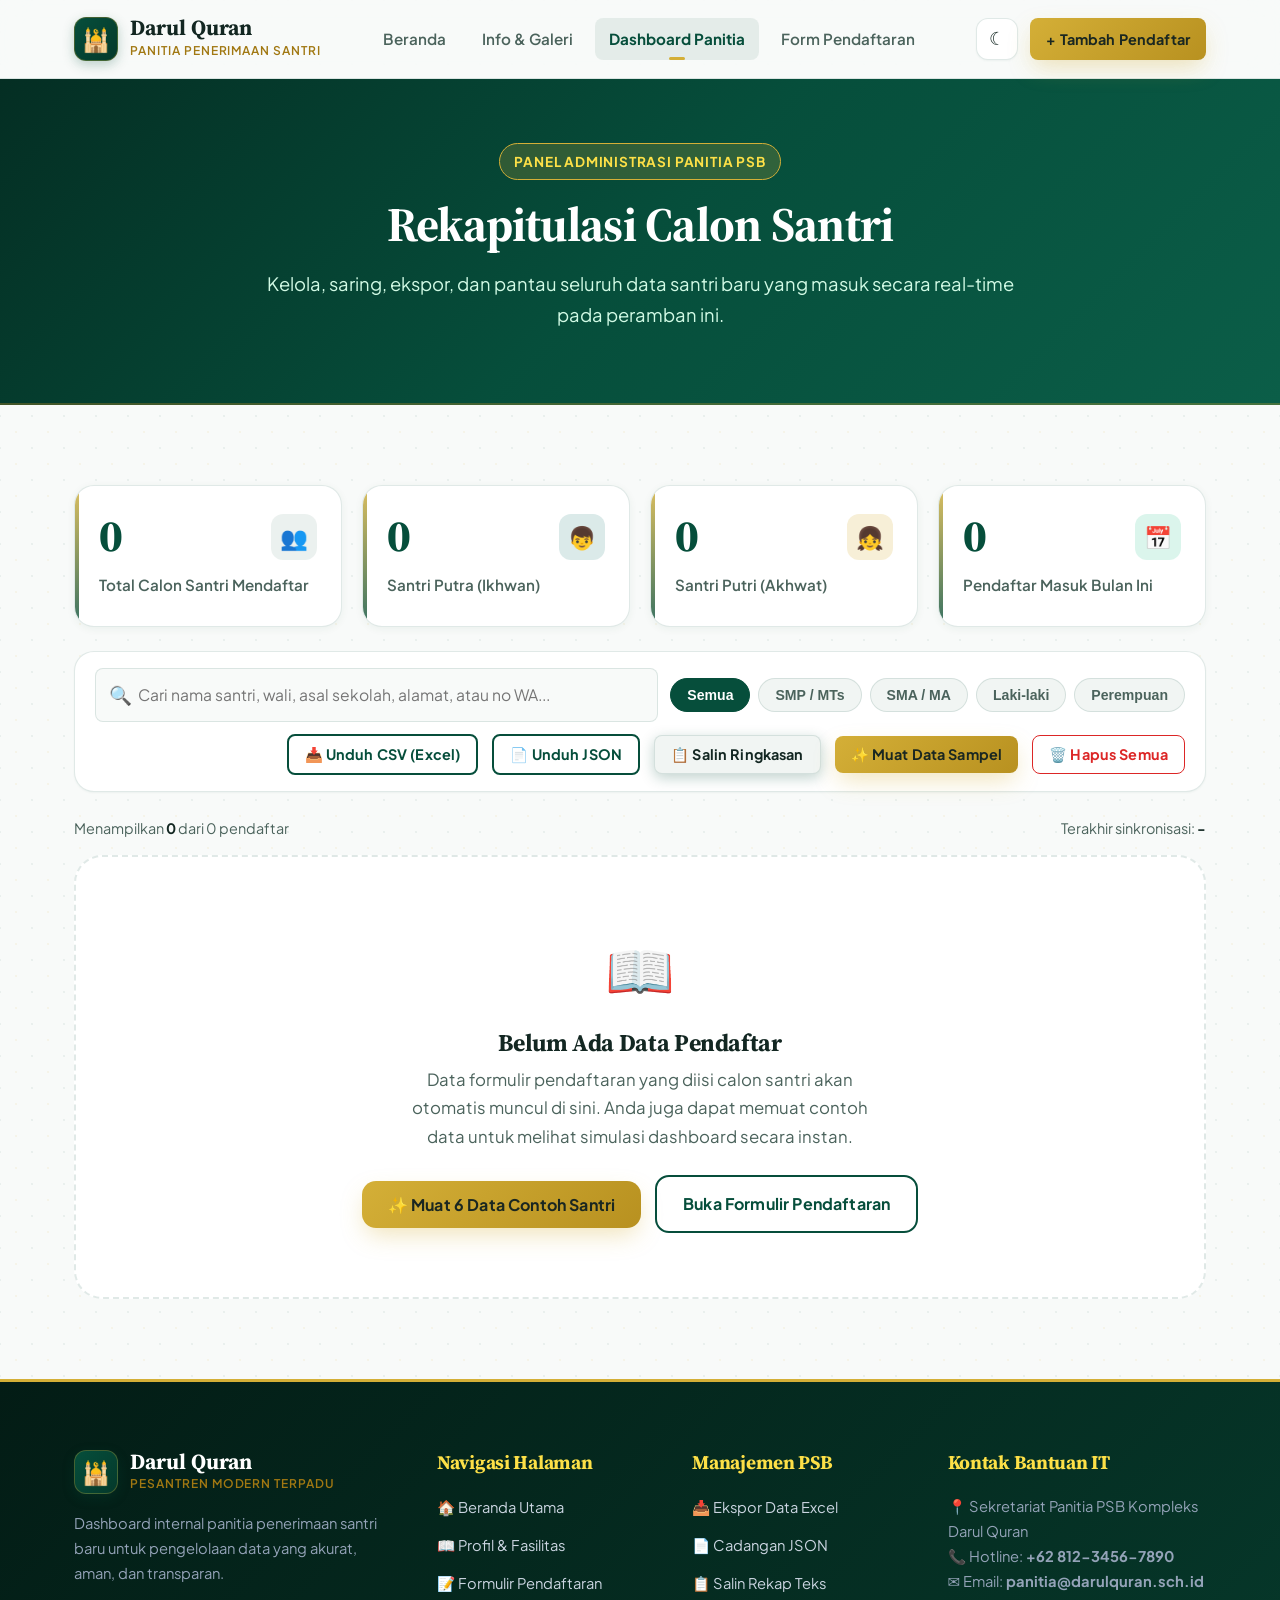
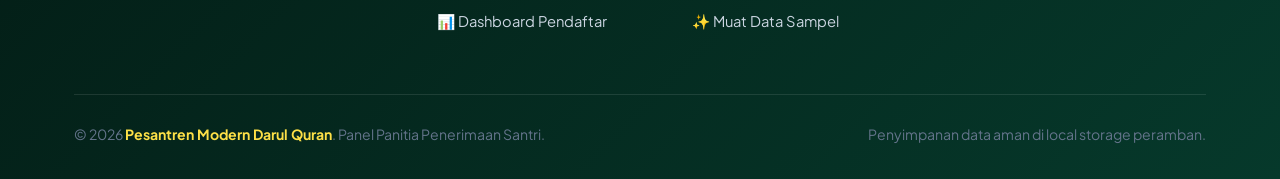
<file: dashboard.html>
<!DOCTYPE html>
<html lang="id">
<head>
  <meta charset="utf-8">
  <meta name="viewport" content="width=device-width, initial-scale=1, viewport-fit=cover">
  <title>Dashboard Panitia PSB - Darul Quran</title>
  <meta name="description" content="Dashboard rekapitulasi dan manajemen pendaftaran calon santri baru Pesantren Modern Darul Quran.">
  <link rel="stylesheet" href="style.css">
</head>
<body class="pattern-bg">

<!-- Header & Navbar -->
<header>
  <div class="wrap bar">
    <a class="brand-link" href="index.html">
      <div class="brand-icon">🕌</div>
      <div class="brand-text">
        <span class="brand-title">Darul Quran</span>
        <span class="brand-sub">Panitia Penerimaan Santri</span>
      </div>
    </a>

    <nav id="desktopNav">
      <a class="nav-link" href="index.html">Beranda</a>
      <a class="nav-link" href="info.html">Info &amp; Galeri</a>
      <a class="nav-link active" href="dashboard.html">Dashboard Panitia</a>
      <a class="nav-link" href="daftar.html">Form Pendaftaran</a>
    </nav>

    <div class="nav-actions">
      <button class="theme-toggle" id="th" type="button" aria-label="Ganti tema mode terang/gelap" title="Ganti Tema">☾</button>
      <a class="btn gold small" href="daftar.html">+ Tambah Pendaftar</a>
      <button class="mobile-toggle" id="btnMobile" type="button" aria-label="Buka navigasi menu">☰</button>
    </div>
  </div>

  <!-- Mobile Drawer Menu -->
  <div class="mobile-drawer" id="mobileDrawer">
    <a href="index.html"><span>🏠 Beranda Utama</span> ➔</a>
    <a href="info.html"><span>📖 Info Profil &amp; Galeri</span> ➔</a>
    <a class="active" href="dashboard.html"><span>📊 Dashboard Panitia</span> ➔</a>
    <a href="daftar.html"><span>📝 Tambah Pendaftar Baru</span> ➔</a>
  </div>
</header>

<!-- Mini Hero Header -->
<div class="mini">
  <div class="wrap">
    <div class="section-badge" style="background: rgba(212, 175, 55, 0.2); border-color: var(--gold); color: #fde047;">PANEL ADMINISTRASI PANITIA PSB</div>
    <h1>Rekapitulasi Calon Santri</h1>
    <p class="sub">Kelola, saring, ekspor, dan pantau seluruh data santri baru yang masuk secara real-time pada peramban ini.</p>
  </div>
</div>

<main>
  <section>
    <div class="wrap">
      
      <!-- KPI Stats Grid -->
      <div class="stats">
        <div class="stat">
          <div class="stat-top">
            <div class="num" id="stTotal">0</div>
            <div class="stat-icon">👥</div>
          </div>
          <p>Total Calon Santri Mendaftar</p>
        </div>

        <div class="stat">
          <div class="stat-top">
            <div class="num" id="stLk">0</div>
            <div class="stat-icon" style="background: rgba(15, 118, 110, 0.15); color: #0f766e;">👦</div>
          </div>
          <p>Santri Putra (Ikhwan)</p>
        </div>

        <div class="stat">
          <div class="stat-top">
            <div class="num" id="stPr">0</div>
            <div class="stat-icon" style="background: rgba(212, 175, 55, 0.2); color: #a17812;">👧</div>
          </div>
          <p>Santri Putri (Akhwat)</p>
        </div>

        <div class="stat">
          <div class="stat-top">
            <div class="num" id="stBulan">0</div>
            <div class="stat-icon" style="background: rgba(16, 185, 129, 0.15); color: #10b981;">📅</div>
          </div>
          <p>Pendaftar Masuk Bulan Ini</p>
        </div>
      </div>

      <!-- Action Toolbar -->
      <div class="toolbar">
        <div class="search-box">
          <span class="search-icon">🔍</span>
          <input type="search" id="cari" placeholder="Cari nama santri, wali, asal sekolah, alamat, atau no WA..." aria-label="Cari pendaftar">
        </div>

        <div class="filter-pills">
          <button class="filter-btn active" data-filter="all" type="button">Semua</button>
          <button class="filter-btn" data-filter="smp" type="button">SMP / MTs</button>
          <button class="filter-btn" data-filter="sma" type="button">SMA / MA</button>
          <button class="filter-btn" data-filter="lk" type="button">Laki-laki</button>
          <button class="filter-btn" data-filter="pr" type="button">Perempuan</button>
        </div>

        <div class="row" style="margin-left: auto;">
          <button class="btn small outline" id="expCsv" type="button" title="Unduh spreadsheet CSV untuk Excel">📥 Unduh CSV (Excel)</button>
          <button class="btn small outline" id="expJson" type="button" title="Unduh cadangan data JSON">📄 Unduh JSON</button>
          <button class="btn small" id="salinAll" type="button" style="background: var(--bg-surface-alt); color: var(--text-main)!important; border: 1px solid var(--border);">📋 Salin Ringkasan</button>
          <button class="btn small gold" id="contoh" type="button">✨ Muat Data Sampel</button>
          <button class="btn small warn" id="hapusAll" type="button">🗑️ Hapus Semua</button>
        </div>
      </div>

      <!-- Live Info Count -->
      <div style="display: flex; justify-content: space-between; align-items: center; margin-bottom: 14px; font-size: 0.9rem; color: var(--text-muted); flex-wrap: wrap; gap: 8px;">
        <div>Menampilkan <strong id="filterCount" style="color:var(--text-main)">0</strong> dari <span id="totalCount">0</span> pendaftar</div>
        <div>Terakhir sinkronisasi: <strong id="upd" style="color:var(--text-main)">-</strong></div>
      </div>

      <!-- Empty State -->
      <div id="kosong" class="empty" style="display:none">
        <div class="empty-icon">📖</div>
        <h3 style="font-size: 1.5rem; margin-bottom: 8px;">Belum Ada Data Pendaftar</h3>
        <p style="color: var(--text-muted); max-width: 480px; margin: 0 auto 24px;">
          Data formulir pendaftaran yang diisi calon santri akan otomatis muncul di sini. Anda juga dapat memuat contoh data untuk melihat simulasi dashboard secara instan.
        </p>
        <div class="row" style="justify-content: center;">
          <button class="btn gold" id="contoh2" type="button">✨ Muat 6 Data Contoh Santri</button>
          <a class="btn outline" href="daftar.html">Buka Formulir Pendaftaran</a>
        </div>
      </div>

      <!-- Responsive Table -->
      <div class="tbl-wrap" id="tblWrap">
        <table>
          <thead>
            <tr>
              <th>Foto</th>
              <th>Nama &amp; No. Reg</th>
              <th>Jenkel</th>
              <th>Jenjang</th>
              <th>Asal Sekolah</th>
              <th>Orang Tua / Wali</th>
              <th>WhatsApp Wali</th>
              <th>Tgl Daftar</th>
              <th style="text-align: right;">Aksi</th>
            </tr>
          </thead>
          <tbody id="rows"></tbody>
        </table>
      </div>

    </div>
  </section>
</main>

<!-- Santri Detail Modal Dialog -->
<div class="modal-overlay" id="modalDetail">
  <div class="modal-card">
    <button class="modal-close" id="modalClose" type="button" aria-label="Tutup">&times;</button>
    <div style="display: flex; align-items: center; gap: 16px; margin-bottom: 20px; border-bottom: 1.5px solid var(--border); padding-bottom: 16px;">
      <div id="mFoto"></div>
      <div>
        <div class="section-badge" style="margin-bottom: 4px;" id="mBadgeJenjang">-</div>
        <h3 id="mNama" style="font-size: 1.5rem; margin: 0;">-</h3>
        <small style="color: var(--gold-dark); font-weight: 700;" id="mId">-</small>
      </div>
    </div>

    <div style="display: grid; grid-template-columns: 1fr 1fr; gap: 14px; font-size: 0.95rem; margin-bottom: 24px;">
      <div>
        <div style="color: var(--text-muted); font-size: 0.8rem;">Jenis Kelamin</div>
        <strong id="mJk">-</strong>
      </div>
      <div>
        <div style="color: var(--text-muted); font-size: 0.8rem;">Tempat / Tgl Lahir</div>
        <strong id="mTtl">-</strong>
      </div>
      <div style="grid-column: 1 / -1;">
        <div style="color: var(--text-muted); font-size: 0.8rem;">Asal Sekolah</div>
        <strong id="mAsal">-</strong>
      </div>
      <div>
        <div style="color: var(--text-muted); font-size: 0.8rem;">Nama Orang Tua / Wali</div>
        <strong id="mWali">-</strong>
      </div>
      <div>
        <div style="color: var(--text-muted); font-size: 0.8rem;">No. WhatsApp Wali</div>
        <strong id="mHp">-</strong>
      </div>
      <div style="grid-column: 1 / -1;">
        <div style="color: var(--text-muted); font-size: 0.8rem;">Alamat Lengkap Domisili</div>
        <span id="mAlamat" style="color: var(--text-main);">-</span>
      </div>
      <div style="grid-column: 1 / -1;">
        <div style="color: var(--text-muted); font-size: 0.8rem;">Tanggal Mendaftar</div>
        <span id="mTgl" style="color: var(--text-main);">-</span>
      </div>
    </div>

    <div class="row" style="justify-content: flex-end;">
      <a class="btn gold small" id="mWaBtn" href="#" target="_blank" rel="noopener">💬 Chat WhatsApp</a>
      <button class="btn outline small" type="button" onclick="window.print()">🖨️ Cetak Lembar Santri</button>
    </div>
  </div>
</div>

<!-- Footer -->
<footer>
  <div class="wrap">
    <div class="footer-grid">
      <div class="footer-col">
        <div class="brand-link" style="margin-bottom: 16px;">
          <div class="brand-icon">🕌</div>
          <div class="brand-text">
            <span class="brand-title" style="color:#ffffff">Darul Quran</span>
            <span class="brand-sub">Pesantren Modern Terpadu</span>
          </div>
        </div>
        <p>Dashboard internal panitia penerimaan santri baru untuk pengelolaan data yang akurat, aman, dan transparan.</p>
      </div>

      <div class="footer-col">
        <h4>Navigasi Halaman</h4>
        <ul class="footer-links">
          <li><a href="index.html">🏠 Beranda Utama</a></li>
          <li><a href="info.html">📖 Profil &amp; Fasilitas</a></li>
          <li><a href="daftar.html">📝 Formulir Pendaftaran</a></li>
          <li><a href="dashboard.html">📊 Dashboard Pendaftar</a></li>
        </ul>
      </div>

      <div class="footer-col">
        <h4>Manajemen PSB</h4>
        <ul class="footer-links">
          <li><a href="javascript:void(0)" onclick="document.getElementById('expCsv').click()">📥 Ekspor Data Excel</a></li>
          <li><a href="javascript:void(0)" onclick="document.getElementById('expJson').click()">📄 Cadangan JSON</a></li>
          <li><a href="javascript:void(0)" onclick="document.getElementById('salinAll').click()">📋 Salin Rekap Teks</a></li>
          <li><a href="javascript:void(0)" onclick="document.getElementById('contoh').click()">✨ Muat Data Sampel</a></li>
        </ul>
      </div>

      <div class="footer-col">
        <h4>Kontak Bantuan IT</h4>
        <p>
          📍 Sekretariat Panitia PSB Kompleks Darul Quran<br>
          📞 Hotline: <strong>+62 812-3456-7890</strong><br>
          ✉️ Email: <strong>panitia@darulquran.sch.id</strong>
        </p>
      </div>
    </div>

    <div class="footer-bottom">
      <div>&copy; 2026 <strong>Pesantren Modern Darul Quran</strong>. Panel Panitia Penerimaan Santri.</div>
      <div>Penyimpanan data aman di local storage peramban.</div>
    </div>
  </div>
</footer>

<!-- Toast Alert -->
<div class="toast" id="toast">Aksi berhasil!</div>

<script>
var STORAGE_KEY = "dq_pendaftar";
var currentFilter = "all";
var currentQuery = "";

function loadData() {
  try {
    return JSON.parse(localStorage.getItem(STORAGE_KEY)) || [];
  } catch (e) {
    return [];
  }
}

function saveData(list) {
  localStorage.setItem(STORAGE_KEY, JSON.stringify(list));
}

function showToast(msg) {
  var t = document.getElementById("toast");
  t.textContent = msg;
  t.classList.add("show");
  setTimeout(function() {
    t.classList.remove("show");
  }, 2400);
}

function esc(str) {
  return String(str == null ? "" : str).replace(/[&<>"']/g, function(c) {
    return { "&": "&amp;", "<": "&lt;", ">": "&gt;", '"': "&quot;", "'": "&#39;" }[c];
  });
}

function cell(v) {
  v = String(v == null ? "" : v);
  return '"' + v.replace(/"/g, '""') + '"';
}

function downloadFile(filename, content, mimeType) {
  var blob = new Blob(["\ufeff" + content], { type: mimeType });
  var url = URL.createObjectURL(blob);
  var a = document.createElement("a");
  a.href = url;
  a.download = filename;
  document.body.appendChild(a);
  a.click();
  a.remove();
  setTimeout(function() { URL.revokeObjectURL(url); }, 500);
}

// 6 Realistic Demo Registrants
function getSampleData() {
  var n = Date.now();
  var d = function(h) { return new Date(n - h * 3600000).toISOString(); };
  return [
    {
      id: "DQ-2026-1042",
      nama: "Ahmad Fauzan Al-Hakim",
      jk: "Laki-laki",
      ttl: "Bukittinggi, 12 Mei 2012",
      jenjang: "SMP / MTs",
      asal: "SD IT Al-Falah Bukittinggi",
      wali: "H. Salim Hakim, S.E.",
      hp: "081234567890",
      alamat: "Jl. Panorama Indah No. 12, Tarok Dipo, Bukittinggi",
      foto: "",
      tgl: d(5)
    },
    {
      id: "DQ-2026-1043",
      nama: "Siti Maryam Az-Zahra",
      jk: "Perempuan",
      ttl: "Padang, 3 Agustus 2012",
      jenjang: "SMP / MTs",
      asal: "MI Nurul Yaqin Padang",
      wali: "Hj. Rina Sari, M.Pd.",
      hp: "081345678901",
      alamat: "Jl. Khatib Sulaiman No. 45, Lolong Belanti, Padang",
      foto: "",
      tgl: d(18)
    },
    {
      id: "DQ-2026-1044",
      nama: "Muhammad Ilham Ramadhan",
      jk: "Laki-laki",
      ttl: "Pekanbaru, 21 Januari 2011",
      jenjang: "SMA / MA",
      asal: "MTs Negeri 1 Pekanbaru",
      wali: "Bpk. Ramadhan Saputra",
      hp: "082145678901",
      alamat: "Jl. Tuanku Tambusai No. 88, Payung Sekaki, Pekanbaru",
      foto: "",
      tgl: d(28)
    },
    {
      id: "DQ-2026-1045",
      nama: "Khadijah Aulia Rahma",
      jk: "Perempuan",
      ttl: "Jambi, 15 September 2011",
      jenjang: "SMA / MA",
      asal: "SMPIT Al-Ikhlas Jambi",
      wali: "Ibu Dra. Yulia Hartati",
      hp: "085245678901",
      alamat: "Jl. Gajah Mada No. 22, Pasar Jambi",
      foto: "",
      tgl: d(45)
    },
    {
      id: "DQ-2026-1046",
      nama: "Abdullah Syafiq Robbani",
      jk: "Laki-laki",
      ttl: "Medan, 7 Juni 2013",
      jenjang: "SMP / MTs",
      asal: "SD IT Al-Azhar Medan",
      wali: "Bpk. dr. Syafiq Ridwan, Sp.A",
      hp: "081145678901",
      alamat: "Jl. Setia Budi No. 104, Medan Selayang",
      foto: "",
      tgl: d(72)
    },
    {
      id: "DQ-2026-1047",
      nama: "Nur Aisyah Humaira",
      jk: "Perempuan",
      ttl: "Bandung, 30 November 2013",
      jenjang: "SMP / MTs",
      asal: "SD Negeri 1 Merdeka Bandung",
      wali: "Ibu Putri Lestari, S.Farm",
      hp: "087845678901",
      alamat: "Jl. Asia Afrika No. 15, Sumur Bandung",
      foto: "",
      tgl: d(96)
    }
  ];
}

function getFilteredList() {
  var list = loadData();
  var q = currentQuery.toLowerCase();
  
  if (q) {
    list = list.filter(function(r) {
      return [r.nama, r.wali, r.asal, r.hp, r.alamat, r.id].join(" ").toLowerCase().indexOf(q) > -1;
    });
  }

  if (currentFilter === "smp") {
    list = list.filter(function(r) { return r.jenjang && r.jenjang.indexOf("SMP") > -1; });
  } else if (currentFilter === "sma") {
    list = list.filter(function(r) { return r.jenjang && r.jenjang.indexOf("SMA") > -1; });
  } else if (currentFilter === "lk") {
    list = list.filter(function(r) { return r.jk === "Laki-laki"; });
  } else if (currentFilter === "pr") {
    list = list.filter(function(r) { return r.jk === "Perempuan"; });
  }

  return list;
}

function render() {
  var all = loadData();
  var filtered = getFilteredList();
  var now = new Date();

  // Update KPI counters
  document.getElementById("stTotal").textContent = all.length;
  document.getElementById("stLk").textContent = all.filter(function(r) { return r.jk === "Laki-laki"; }).length;
  document.getElementById("stPr").textContent = all.filter(function(r) { return r.jk === "Perempuan"; }).length;
  document.getElementById("stBulan").textContent = all.filter(function(r) {
    var t = new Date(r.tgl);
    return t.getMonth() === now.getMonth() && t.getFullYear() === now.getFullYear();
  }).length;

  document.getElementById("filterCount").textContent = filtered.length;
  document.getElementById("totalCount").textContent = all.length;

  // Toggle Table vs Empty State
  document.getElementById("kosong").style.display = all.length ? "none" : "block";
  document.getElementById("tblWrap").style.display = all.length ? "block" : "none";

  // Render Table Rows
  var tbody = document.getElementById("rows");
  if (!filtered.length && all.length) {
    tbody.innerHTML = '<tr><td colspan="9" style="text-align:center;padding:32px;color:var(--text-muted)">Tidak ditemukan santri yang cocok dengan kriteria pencarian / filter ini.</td></tr>';
  } else {
    tbody.innerHTML = filtered.map(function(r) {
      var foto = r.foto ?
        '<img class="thumb" src="' + r.foto + '" alt="Foto ' + esc(r.nama) + '">' :
        '<span class="avatar">' + esc((r.nama || "?").charAt(0)) + '</span>';
      
      var badgeJk = r.jk === "Laki-laki" ?
        '<span class="badge lk">👦 Laki-laki</span>' :
        (r.jk === "Perempuan" ? '<span class="badge pr">👧 Perempuan</span>' : esc(r.jk || "-"));
      
      var badgeJenjang = (r.jenjang && r.jenjang.indexOf("SMA") > -1) ?
        '<span class="badge" style="background:rgba(16,185,129,0.15);color:#059669">SMA/MA</span>' :
        '<span class="badge" style="background:rgba(6,78,59,0.12);color:var(--primary)">SMP/MTs</span>';

      var tgl = r.tgl ? new Date(r.tgl).toLocaleDateString("id-ID", { day: "numeric", month: "short", year: "numeric" }) : "-";
      var rawPhone = (r.hp || "").replace(/\D/g, "");
      if (rawPhone.startsWith("0")) rawPhone = "62" + rawPhone.slice(1);

      return '<tr>' +
        '<td>' + foto + '</td>' +
        '<td><strong>' + esc(r.nama) + '</strong><br><small style="color:var(--gold-dark);font-weight:600">' + esc(r.id || "-") + '</small></td>' +
        '<td>' + badgeJk + '</td>' +
        '<td>' + badgeJenjang + '</td>' +
        '<td>' + esc(r.asal) + '</td>' +
        '<td>' + esc(r.wali) + '</td>' +
        '<td><a href="https://wa.me/' + rawPhone + '" target="_blank" rel="noopener" style="font-weight:600;display:inline-flex;align-items:center;gap:4px">💬 ' + esc(r.hp) + '</a></td>' +
        '<td style="white-space:nowrap;font-size:0.88rem;color:var(--text-muted)">' + tgl + '</td>' +
        '<td style="text-align: right;">' +
          '<div class="action-btns" style="justify-content: flex-end;">' +
            '<button class="icon-view" type="button" data-view="' + r.id + '" title="Lihat rincian berkas">Detail</button>' +
            '<button class="icon-del" type="button" data-del="' + r.id + '" title="Hapus pendaftar">Hapus</button>' +
          '</div>' +
        '</td>' +
      '</tr>';
    }).join("");
  }

  document.getElementById("upd").textContent = all.length ? new Date().toLocaleTimeString("id-ID") : "-";

  // Attach Delete Handlers
  document.querySelectorAll("[data-del]").forEach(function(b) {
    b.addEventListener("click", function() {
      var id = this.getAttribute("data-del");
      if (confirm("Apakah Anda yakin ingin menghapus data santri dengan ID " + id + "?")) {
        var updated = loadData().filter(function(item) { return item.id !== id; });
        saveData(updated);
        render();
        showToast("Data santri berhasil dihapus.");
      }
    });
  });

  // Attach Detail View Handlers
  document.querySelectorAll("[data-view]").forEach(function(b) {
    b.addEventListener("click", function() {
      var id = this.getAttribute("data-view");
      var item = loadData().find(function(r) { return r.id === id; });
      if (item) showDetailModal(item);
    });
  });
}

// Modal Detail Display
function showDetailModal(item) {
  var modal = document.getElementById("modalDetail");
  document.getElementById("mNama").textContent = item.nama;
  document.getElementById("mId").textContent = "No. Registrasi: " + (item.id || "-");
  document.getElementById("mBadgeJenjang").textContent = item.jenjang || "Pendaftar Baru";
  document.getElementById("mJk").textContent = item.jk || "-";
  document.getElementById("mTtl").textContent = item.ttl || "-";
  document.getElementById("mAsal").textContent = item.asal || "-";
  document.getElementById("mWali").textContent = item.wali || "-";
  document.getElementById("mHp").textContent = item.hp || "-";
  document.getElementById("mAlamat").textContent = item.alamat || "-";
  document.getElementById("mTgl").textContent = item.tgl ? new Date(item.tgl).toLocaleString("id-ID") : "-";

  var rawPhone = (item.hp || "").replace(/\D/g, "");
  if (rawPhone.startsWith("0")) rawPhone = "62" + rawPhone.slice(1);
  document.getElementById("mWaBtn").href = "https://wa.me/" + rawPhone + "?text=" + encodeURIComponent("Assalamu'alaikum Bpk/Ibu " + item.wali + ", panitia PSB Darul Quran mengonfirmasi pendaftaran ananda " + item.nama + " (" + item.id + ").");

  var mFoto = document.getElementById("mFoto");
  if (item.foto) {
    mFoto.innerHTML = '<img class="thumb" style="width:72px;height:72px;border-radius:14px" src="' + item.foto + '" alt="' + esc(item.nama) + '">';
  } else {
    mFoto.innerHTML = '<span class="avatar" style="width:72px;height:72px;font-size:2rem;border-radius:14px">' + esc((item.nama || "?").charAt(0)) + '</span>';
  }

  modal.classList.add("open");
}

document.getElementById("modalClose").addEventListener("click", function() {
  document.getElementById("modalDetail").classList.remove("open");
});

document.getElementById("modalDetail").addEventListener("click", function(e) {
  if (e.target === this) this.classList.remove("open");
});

// Search and Filter Events
document.getElementById("cari").addEventListener("input", function() {
  currentQuery = this.value.trim();
  render();
});

document.querySelectorAll(".filter-btn").forEach(function(btn) {
  btn.addEventListener("click", function() {
    document.querySelectorAll(".filter-btn").forEach(function(b) { b.classList.remove("active"); });
    this.classList.add("active");
    currentFilter = this.getAttribute("data-filter");
    render();
  });
});

// Export CSV for Excel
document.getElementById("expCsv").addEventListener("click", function() {
  var list = loadData();
  if (!list.length) {
    alert("Belum ada data pendaftar untuk diekspor.");
    return;
  }
  var headers = ["No. Registrasi", "Nama Santri", "Jenis Kelamin", "TTL", "Jenjang", "Asal Sekolah", "Nama Wali", "WhatsApp", "Alamat", "Tanggal Daftar"];
  var rows = list.map(function(r) {
    return [
      r.id || "",
      r.nama || "",
      r.jk || "",
      r.ttl || "",
      r.jenjang || "",
      r.asal || "",
      r.wali || "",
      r.hp || "",
      r.alamat || "",
      r.tgl ? new Date(r.tgl).toLocaleString("id-ID") : ""
    ].map(cell).join(",");
  });
  downloadFile("rekap-santri-darulquran.csv", headers.map(cell).join(",") + "\n" + rows.join("\n"), "text/csv;charset=utf-8");
  showToast("📥 Berkas CSV siap dibuka di Excel!");
});

// Export JSON
document.getElementById("expJson").addEventListener("click", function() {
  var list = loadData();
  if (!list.length) {
    alert("Belum ada data pendaftar.");
    return;
  }
  downloadFile("backup-santri-darulquran.json", JSON.stringify(list, null, 2), "application/json");
  showToast("📄 Cadangan berkas JSON berhasil diunduh.");
});

// Copy All Summary
document.getElementById("salinAll").addEventListener("click", function() {
  var list = loadData();
  if (!list.length) {
    alert("Belum ada data pendaftar.");
    return;
  }
  var summary = list.map(function(r, i) {
    return (i + 1) + ". [" + (r.id || "REG") + "] " + r.nama + " (" + r.jk + ") - " + r.jenjang + " - Wali: " + r.wali + " (WA: " + r.hp + ")";
  }).join("\n");

  var ta = document.createElement("textarea");
  ta.value = summary;
  document.body.appendChild(ta);
  ta.select();
  try {
    navigator.clipboard.writeText(ta.value);
  } catch (e) {
    document.execCommand("copy");
  }
  ta.remove();
  showToast("📋 Seluruh ringkasan pendaftar berhasil disalin!");
});

// Load Demo Data
function loadSample() {
  if (loadData().length && !confirm("Ganti data yang ada saat ini dengan data sampel simulasi 6 santri?")) return;
  saveData(getSampleData());
  render();
  showToast("✨ 6 Data santri contoh berhasil dimuat!");
}

document.getElementById("contoh").addEventListener("click", loadSample);
document.getElementById("contoh2").addEventListener("click", loadSample);

// Clear All Data
document.getElementById("hapusAll").addEventListener("click", function() {
  var list = loadData();
  if (!list.length) {
    alert("Belum ada data untuk dihapus.");
    return;
  }
  if (confirm("⚠️ PERINGATAN: Apakah Anda yakin ingin menghapus SELURUH (" + list.length + ") data pendaftar? Tindakan ini tidak dapat dibatalkan.")) {
    saveData([]);
    render();
    showToast("🗑️ Seluruh data pendaftar telah dibersihkan.");
  }
});

// Cross-tab auto-sync
window.addEventListener("storage", function(e) {
  if (e.key === STORAGE_KEY) render();
});

// Initial Render
render();

// Theme Management
(function(){
  var stored = localStorage.getItem("dq_theme");
  if(stored){
    document.documentElement.setAttribute("data-theme", stored);
  }
  var btn = document.getElementById("th");
  function updateIcon(){
    var isDark = document.documentElement.getAttribute("data-theme") === "dark";
    if(btn) btn.textContent = isDark ? "☀" : "☾";
  }
  updateIcon();
  if(btn){
    btn.addEventListener("click", function(){
      var isDark = document.documentElement.getAttribute("data-theme") === "dark";
      var next = isDark ? "light" : "dark";
      document.documentElement.setAttribute("data-theme", next);
      localStorage.setItem("dq_theme", next);
      updateIcon();
    });
  }
})();

// Mobile Drawer Toggle
var btnMobile = document.getElementById("btnMobile");
var mobileDrawer = document.getElementById("mobileDrawer");
if(btnMobile && mobileDrawer){
  btnMobile.addEventListener("click", function(){
    mobileDrawer.classList.toggle("open");
    btnMobile.textContent = mobileDrawer.classList.contains("open") ? "✕" : "☰";
  });
  mobileDrawer.querySelectorAll("a").forEach(function(a){
    a.addEventListener("click", function(){
      mobileDrawer.classList.remove("open");
      btnMobile.textContent = "☰";
    });
  });
}
</script>

</body>
</html>
</file>
<file: style.css>
/* ==========================================================================
   Pesantren Modern Darul Quran - Core Design System & Stylesheet
   Theme: Royal Emerald, Warm Radiant Gold & Modern Clean Ivory
   ========================================================================== */

@import url('https://fonts.googleapis.com/css2?family=Amiri:ital,wght@0,400;0,700;1,400&family=Plus+Jakarta+Sans:wght@300;400;500;600;700;800&family=Source+Serif+4:ital,opsz,wght@0,8..60,600;0,8..60,700;1,8..60,600&display=swap');

:root {
  /* Color Palette - Light Theme */
  --bg-body: #f8faf9;
  --bg-surface: #ffffff;
  --bg-surface-alt: #f1f5f3;
  --bg-card: #ffffff;
  
  --primary: #064e3b;          /* Royal Emerald Green */
  --primary-dark: #04392b;     /* Deep Night Forest */
  --primary-light: #0f766e;    /* Rich Teal */
  --primary-soft: rgba(6, 78, 59, 0.08);
  --primary-glow: rgba(6, 78, 59, 0.2);

  --gold: #d4af37;             /* Imperial Warm Gold */
  --gold-dark: #a17812;        /* Deep Gold / Bronze */
  --gold-light: #fef3c7;       /* Soft Gold Tint */
  --gold-glow: rgba(212, 175, 55, 0.25);

  --accent: #10b981;           /* Luminous Emerald Green */
  --text-main: #132722;        /* High Contrast Charcoal Pine */
  --text-muted: #4b635c;       /* Muted Pine Gray */
  --text-light: #718781;
  --text-inverse: #ffffff;

  --border: rgba(6, 78, 59, 0.12);
  --border-focus: #0f766e;

  --hero-bg: linear-gradient(135deg, #042e23 0%, #064e3b 50%, #0b5e48 100%);
  --hero-card-bg: rgba(255, 255, 255, 0.08);
  --hero-card-border: rgba(255, 255, 255, 0.14);

  --danger: #dc2626;
  --danger-soft: rgba(220, 38, 38, 0.1);
  --success: #16a34a;
  --success-soft: rgba(22, 163, 74, 0.1);

  /* Shadows */
  --shadow-xs: 0 1px 2px rgba(6, 78, 59, 0.05);
  --shadow-sm: 0 2px 8px rgba(6, 78, 59, 0.06);
  --shadow-md: 0 8px 24px -4px rgba(6, 78, 59, 0.08), 0 4px 12px -2px rgba(6, 78, 59, 0.04);
  --shadow-lg: 0 16px 36px -6px rgba(6, 78, 59, 0.12), 0 8px 18px -4px rgba(6, 78, 59, 0.06);
  --shadow-gold: 0 10px 25px -4px rgba(212, 175, 55, 0.35);

  /* Geometry & Transition */
  --radius-sm: 8px;
  --radius-md: 14px;
  --radius-lg: 20px;
  --radius-xl: 28px;
  --radius-full: 9999px;

  --transition-fast: 0.18s cubic-bezier(0.16, 1, 0.3, 1);
  --transition-smooth: 0.3s cubic-bezier(0.16, 1, 0.3, 1);
  --transition-bounce: 0.4s cubic-bezier(0.34, 1.56, 0.64, 1);

  padding-top: env(safe-area-inset-top, 0px);
  padding-bottom: env(safe-area-inset-bottom, 0px);
}

/* Dark Mode Palette */
:root[data-theme="dark"] {
  --bg-body: #071511;
  --bg-surface: #0e221b;
  --bg-surface-alt: #132d24;
  --bg-card: #0e221b;

  --primary: #2dd4bf;
  --primary-dark: #0f766e;
  --primary-light: #5eead4;
  --primary-soft: rgba(45, 212, 191, 0.12);
  --primary-glow: rgba(45, 212, 191, 0.25);

  --gold: #f6cd61;
  --gold-dark: #e0b95c;
  --gold-light: rgba(246, 205, 97, 0.15);
  --gold-glow: rgba(246, 205, 97, 0.3);

  --accent: #34d399;
  --text-main: #f0fdf4;
  --text-muted: #9bb3a9;
  --text-light: #6a8279;
  --text-inverse: #071511;

  --border: rgba(45, 212, 191, 0.15);
  --border-focus: #2dd4bf;

  --hero-bg: linear-gradient(135deg, #03140f 0%, #08281e 50%, #0d382b 100%);
  --hero-card-bg: rgba(14, 34, 27, 0.7);
  --hero-card-border: rgba(246, 205, 97, 0.2);

  --shadow-xs: 0 1px 3px rgba(0, 0, 0, 0.4);
  --shadow-sm: 0 4px 12px rgba(0, 0, 0, 0.4);
  --shadow-md: 0 10px 30px rgba(0, 0, 0, 0.5);
  --shadow-lg: 0 18px 45px rgba(0, 0, 0, 0.6);
}

@media (prefers-color-scheme: dark) {
  :root:not([data-theme="light"]) {
    --bg-body: #071511;
    --bg-surface: #0e221b;
    --bg-surface-alt: #132d24;
    --bg-card: #0e221b;

    --primary: #2dd4bf;
    --primary-dark: #0f766e;
    --primary-light: #5eead4;
    --primary-soft: rgba(45, 212, 191, 0.12);
    --primary-glow: rgba(45, 212, 191, 0.25);

    --gold: #f6cd61;
    --gold-dark: #e0b95c;
    --gold-light: rgba(246, 205, 97, 0.15);
    --gold-glow: rgba(246, 205, 97, 0.3);

    --accent: #34d399;
    --text-main: #f0fdf4;
    --text-muted: #9bb3a9;
    --text-light: #6a8279;
    --text-inverse: #071511;

    --border: rgba(45, 212, 191, 0.15);
    --border-focus: #2dd4bf;

    --hero-bg: linear-gradient(135deg, #03140f 0%, #08281e 50%, #0d382b 100%);
    --hero-card-bg: rgba(14, 34, 27, 0.7);
    --hero-card-border: rgba(246, 205, 97, 0.2);

    --shadow-xs: 0 1px 3px rgba(0, 0, 0, 0.4);
    --shadow-sm: 0 4px 12px rgba(0, 0, 0, 0.4);
    --shadow-md: 0 10px 30px rgba(0, 0, 0, 0.5);
    --shadow-lg: 0 18px 45px rgba(0, 0, 0, 0.6);
  }
}

/* ==========================================================================
   Base & Resets
   ========================================================================== */
*, *::before, *::after {
  box-sizing: border-box;
}

html {
  scroll-behavior: smooth;
  scroll-padding-top: calc(84px + env(safe-area-inset-top, 0px));
  font-size: 16px;
  -webkit-font-smoothing: antialiased;
  -moz-osx-font-smoothing: grayscale;
}

body {
  margin: 0;
  background-color: var(--bg-body);
  color: var(--text-main);
  font-family: 'Plus Jakarta Sans', system-ui, -apple-system, sans-serif;
  font-size: 1.05rem;
  line-height: 1.7;
  overflow-x: hidden;
  transition: background-color var(--transition-smooth), color var(--transition-smooth);
}

h1, h2, h3, h4, h5 {
  font-family: 'Source Serif 4', 'Amiri', Georgia, serif;
  color: var(--text-main);
  line-height: 1.25;
  letter-spacing: -0.015em;
  margin: 0;
}

p {
  margin: 0 0 1rem;
}

a {
  color: var(--primary);
  text-decoration: none;
  transition: all var(--transition-fast);
}

img, svg {
  max-width: 100%;
  display: block;
}

/* Islamic Geometric Background Pattern */
.pattern-bg {
  background-image: radial-gradient(rgba(212, 175, 55, 0.08) 1.5px, transparent 1.5px), radial-gradient(rgba(6, 78, 59, 0.06) 1.5px, transparent 1.5px);
  background-size: 32px 32px;
  background-position: 0 0, 16px 16px;
}

/* ==========================================================================
   Layout Containers
   ========================================================================== */
.wrap {
  width: 100%;
  max-width: 1180px;
  margin: 0 auto;
  padding: 0 24px;
}

main {
  min-height: 60vh;
}

section {
  padding: 80px 0;
  position: relative;
}

.section-head {
  text-align: center;
  max-width: 720px;
  margin: 0 auto 52px;
}

.section-head h2 {
  font-size: clamp(32px, 4vw, 44px);
  margin-bottom: 14px;
}

.section-head .sub {
  font-size: 1.15rem;
  color: var(--text-muted);
  margin: 0 auto;
}

.section-badge {
  display: inline-flex;
  align-items: center;
  gap: 8px;
  padding: 6px 14px;
  border-radius: var(--radius-full);
  background: var(--gold-light);
  color: var(--gold-dark);
  font-size: 0.85rem;
  font-weight: 700;
  letter-spacing: 0.06em;
  text-transform: uppercase;
  margin-bottom: 14px;
  border: 1px solid rgba(212, 175, 55, 0.3);
}

.alt {
  background: var(--bg-surface);
  border-block: 1px solid var(--border);
}

/* ==========================================================================
   Header & Navigation
   ========================================================================== */
header {
  position: sticky;
  top: 0;
  z-index: 100;
  background: rgba(248, 250, 249, 0.88);
  backdrop-filter: blur(16px);
  -webkit-backdrop-filter: blur(16px);
  border-bottom: 1px solid var(--border);
  transition: all var(--transition-smooth);
}

:root[data-theme="dark"] header {
  background: rgba(7, 21, 17, 0.88);
}

.bar {
  display: flex;
  align-items: center;
  justify-content: space-between;
  height: 78px;
  gap: 20px;
}

.brand-link {
  display: flex;
  align-items: center;
  gap: 12px;
  text-decoration: none;
  color: inherit;
}

.brand-icon {
  width: 44px;
  height: 44px;
  border-radius: 12px;
  background: linear-gradient(135deg, var(--primary) 0%, var(--primary-dark) 100%);
  display: flex;
  align-items: center;
  justify-content: center;
  color: var(--gold);
  box-shadow: 0 4px 12px rgba(6, 78, 59, 0.25);
  border: 1px solid rgba(212, 175, 55, 0.3);
  font-size: 1.4rem;
  flex-shrink: 0;
  transition: transform var(--transition-bounce);
}

.brand-link:hover .brand-icon {
  transform: rotate(-6deg) scale(1.05);
}

.brand-text {
  display: flex;
  flex-direction: column;
}

.brand-title {
  font-family: 'Source Serif 4', Georgia, serif;
  font-size: 1.35rem;
  font-weight: 700;
  color: var(--text-main);
  line-height: 1.15;
}

.brand-sub {
  font-size: 0.75rem;
  color: var(--gold-dark);
  font-weight: 600;
  letter-spacing: 0.08em;
  text-transform: uppercase;
}

nav {
  display: flex;
  align-items: center;
  gap: 8px;
}

nav a.nav-link {
  color: var(--text-muted);
  text-decoration: none;
  font-weight: 600;
  font-size: 0.95rem;
  padding: 8px 14px;
  border-radius: var(--radius-sm);
  transition: all var(--transition-fast);
  position: relative;
}

nav a.nav-link:hover {
  color: var(--primary);
  background: var(--primary-soft);
}

nav a.nav-link.active {
  color: var(--primary);
  background: var(--primary-soft);
  font-weight: 700;
}

nav a.nav-link.active::after {
  content: '';
  position: absolute;
  bottom: 0;
  left: 50%;
  transform: translateX(-50%);
  width: 16px;
  height: 2.5px;
  background: var(--gold);
  border-radius: 2px;
}

.nav-actions {
  display: flex;
  align-items: center;
  gap: 12px;
}

.theme-toggle {
  background: var(--bg-surface);
  border: 1.5px solid var(--border);
  color: var(--text-main);
  border-radius: 12px;
  width: 42px;
  height: 42px;
  display: flex;
  align-items: center;
  justify-content: center;
  cursor: pointer;
  font-size: 1.15rem;
  transition: all var(--transition-fast);
  box-shadow: var(--shadow-xs);
}

.theme-toggle:hover {
  border-color: var(--gold);
  color: var(--gold);
  transform: rotate(15deg);
}

/* Mobile Nav Toggle */
.mobile-toggle {
  display: none;
  background: transparent;
  border: 1.5px solid var(--border);
  color: var(--text-main);
  border-radius: 12px;
  width: 42px;
  height: 42px;
  align-items: center;
  justify-content: center;
  cursor: pointer;
  font-size: 1.35rem;
}

/* Mobile Menu Drawer */
.mobile-drawer {
  display: none;
  position: fixed;
  top: 78px;
  left: 0;
  right: 0;
  background: var(--bg-surface);
  border-bottom: 2px solid var(--gold);
  padding: 20px 24px 28px;
  box-shadow: var(--shadow-lg);
  z-index: 99;
  flex-direction: column;
  gap: 10px;
  transform: translateY(-10px);
  opacity: 0;
  pointer-events: none;
  transition: all var(--transition-smooth);
}

.mobile-drawer.open {
  display: flex;
  transform: translateY(0);
  opacity: 1;
  pointer-events: auto;
}

.mobile-drawer a {
  padding: 12px 16px;
  border-radius: 10px;
  font-weight: 600;
  color: var(--text-main);
  display: flex;
  align-items: center;
  justify-content: space-between;
}

.mobile-drawer a:hover, .mobile-drawer a.active {
  background: var(--primary-soft);
  color: var(--primary);
}

@media (max-width: 860px) {
  nav a.nav-link {
    display: none;
  }
  .mobile-toggle {
    display: flex;
  }
}

/* ==========================================================================
   Buttons & Interactive Elements
   ========================================================================== */
.btn {
  display: inline-flex;
  align-items: center;
  justify-content: center;
  gap: 8px;
  background: linear-gradient(135deg, var(--primary) 0%, #08634c 100%);
  color: #ffffff !important;
  padding: 13px 26px;
  border-radius: var(--radius-md);
  font-weight: 700;
  font-size: 1rem;
  letter-spacing: 0.01em;
  text-decoration: none;
  border: 0;
  cursor: pointer;
  font-family: inherit;
  box-shadow: 0 4px 14px rgba(6, 78, 59, 0.25);
  transition: all var(--transition-fast);
  position: relative;
  overflow: hidden;
}

.btn::before {
  content: '';
  position: absolute;
  top: 0;
  left: -100%;
  width: 100%;
  height: 100%;
  background: linear-gradient(90deg, transparent, rgba(255, 255, 255, 0.2), transparent);
  transition: 0.5s;
}

.btn:hover {
  transform: translateY(-2px);
  box-shadow: 0 8px 22px rgba(6, 78, 59, 0.35);
  opacity: 1;
}

.btn:hover::before {
  left: 100%;
}

.btn:active {
  transform: translateY(0);
}

.btn.gold {
  background: linear-gradient(135deg, #d4af37 0%, #b89120 100%);
  color: #1a2721 !important;
  box-shadow: var(--shadow-gold);
}

.btn.gold:hover {
  box-shadow: 0 12px 28px -4px rgba(212, 175, 55, 0.45);
}

.btn.ghost {
  background: rgba(255, 255, 255, 0.08);
  color: #ffffff !important;
  border: 1.5px solid rgba(212, 175, 55, 0.6);
  backdrop-filter: blur(8px);
  box-shadow: none;
}

.btn.ghost:hover {
  background: rgba(212, 175, 55, 0.15);
  border-color: var(--gold);
}

.btn.outline {
  background: transparent;
  color: var(--primary) !important;
  border: 2px solid var(--primary);
  box-shadow: none;
}

.btn.outline:hover {
  background: var(--primary-soft);
}

.btn.small {
  padding: 9px 16px;
  font-size: 0.9rem;
  border-radius: var(--radius-sm);
}

.btn.warn {
  background: transparent;
  color: var(--danger) !important;
  border: 1.5px solid var(--danger);
  box-shadow: none;
}

.btn.warn:hover {
  background: var(--danger-soft);
}

/* ==========================================================================
   Hero Section
   ========================================================================== */
.hero {
  background: var(--hero-bg);
  color: #f6fdfa;
  position: relative;
  overflow: hidden;
  padding: 80px 0 100px;
}

.hero::after {
  content: '';
  position: absolute;
  top: -50%;
  right: -20%;
  width: 650px;
  height: 650px;
  background: radial-gradient(circle, rgba(212, 175, 55, 0.15) 0%, transparent 70%);
  pointer-events: none;
  filter: blur(60px);
}

.hero::before {
  content: '';
  position: absolute;
  bottom: -40%;
  left: -10%;
  width: 500px;
  height: 500px;
  background: radial-gradient(circle, rgba(16, 185, 129, 0.12) 0%, transparent 70%);
  pointer-events: none;
  filter: blur(50px);
}

.hero .wrap {
  display: grid;
  grid-template-columns: 1.15fr 0.85fr;
  gap: 48px;
  align-items: center;
  position: relative;
  z-index: 2;
}

.hero-tag {
  display: inline-flex;
  align-items: center;
  gap: 8px;
  padding: 8px 18px;
  border-radius: var(--radius-full);
  background: rgba(212, 175, 55, 0.18);
  border: 1px solid rgba(212, 175, 55, 0.4);
  color: #fde68a;
  font-size: 0.88rem;
  font-weight: 700;
  letter-spacing: 0.08em;
  text-transform: uppercase;
  margin-bottom: 20px;
  backdrop-filter: blur(8px);
}

.hero h1 {
  color: #ffffff;
  font-size: clamp(38px, 5.5vw, 64px);
  line-height: 1.12;
  font-weight: 700;
  margin-bottom: 20px;
  text-shadow: 0 2px 10px rgba(0, 0, 0, 0.15);
}

.hero h1 span.gold {
  color: #fde047;
  background: linear-gradient(135deg, #fff7ed 0%, #fde047 50%, #f59e0b 100%);
  -webkit-background-clip: text;
  -webkit-text-fill-color: transparent;
}

.hero p.lead {
  font-size: clamp(1.1rem, 2vw, 1.25rem);
  color: #d1fae5;
  max-width: 540px;
  margin-bottom: 36px;
  line-height: 1.65;
}

.hero .cta {
  display: flex;
  gap: 16px;
  flex-wrap: wrap;
  align-items: center;
  margin-bottom: 32px;
}

.hero-trust {
  display: flex;
  align-items: center;
  gap: 20px;
  padding-top: 16px;
  border-top: 1px solid rgba(255, 255, 255, 0.15);
}

.trust-item {
  display: flex;
  align-items: center;
  gap: 8px;
  font-size: 0.88rem;
  color: #e2e8f0;
  font-weight: 500;
}

.trust-item span.icon {
  color: #fde047;
  font-size: 1.1rem;
}

/* Hero Showcase Card */
.hero-card {
  background: var(--hero-card-bg);
  border: 1px solid var(--hero-card-border);
  border-radius: var(--radius-xl);
  padding: 30px;
  backdrop-filter: blur(16px);
  -webkit-backdrop-filter: blur(16px);
  box-shadow: 0 25px 50px -12px rgba(0, 0, 0, 0.35);
  position: relative;
}

.hero-card-badge {
  position: absolute;
  top: -15px;
  right: 25px;
  background: linear-gradient(135deg, #d4af37, #f59e0b);
  color: #1a2721;
  font-weight: 800;
  font-size: 0.78rem;
  padding: 6px 14px;
  border-radius: var(--radius-full);
  box-shadow: 0 6px 16px rgba(245, 158, 11, 0.4);
  text-transform: uppercase;
  letter-spacing: 0.05em;
}

.hero-art {
  width: 100%;
  height: auto;
  border-radius: var(--radius-lg);
  overflow: hidden;
  box-shadow: 0 10px 25px rgba(0,0,0,0.2);
}

.hero-pill-stats {
  display: grid;
  grid-template-columns: 1fr 1fr;
  gap: 14px;
  margin-top: 20px;
}

.hero-pill {
  background: rgba(255, 255, 255, 0.08);
  border: 1px solid rgba(255, 255, 255, 0.12);
  border-radius: var(--radius-md);
  padding: 12px 16px;
  display: flex;
  align-items: center;
  gap: 12px;
}

.hero-pill .pill-icon {
  font-size: 1.5rem;
}

.hero-pill .pill-val {
  font-weight: 800;
  font-size: 1.15rem;
  color: #fde047;
  line-height: 1.1;
}

.hero-pill .pill-lbl {
  font-size: 0.75rem;
  color: #e2e8f0;
}

@media (max-width: 920px) {
  .hero .wrap {
    grid-template-columns: 1fr;
    gap: 40px;
  }
  .hero {
    padding: 60px 0 80px;
  }
}

/* Mini Hero (Internal Pages) */
.mini {
  background: var(--hero-bg);
  color: #ffffff;
  padding: 64px 0 72px;
  position: relative;
  overflow: hidden;
  border-bottom: 2px solid rgba(212, 175, 55, 0.3);
}

.mini .wrap {
  position: relative;
  z-index: 2;
  text-align: center;
  max-width: 820px;
}

.mini h1 {
  color: #ffffff;
  font-size: clamp(32px, 5vw, 48px);
  margin-bottom: 14px;
}

.mini .sub {
  color: #d1fae5;
  font-size: 1.15rem;
  margin: 0 auto;
}

/* ==========================================================================
   Stats Highlights Section
   ========================================================================== */
.stats {
  display: grid;
  grid-template-columns: repeat(auto-fit, minmax(220px, 1fr));
  gap: 20px;
  margin-bottom: 24px;
}

.stat {
  background: var(--bg-surface);
  border: 1px solid var(--border);
  border-radius: var(--radius-lg);
  padding: 28px 24px;
  position: relative;
  overflow: hidden;
  box-shadow: var(--shadow-sm);
  transition: all var(--transition-fast);
  display: flex;
  flex-direction: column;
}

.stat::before {
  content: '';
  position: absolute;
  top: 0;
  left: 0;
  width: 4px;
  height: 100%;
  background: linear-gradient(to bottom, var(--gold), var(--primary));
  opacity: 0.8;
}

.stat:hover {
  transform: translateY(-4px);
  box-shadow: var(--shadow-md);
  border-color: var(--gold);
}

.stat .stat-top {
  display: flex;
  align-items: center;
  justify-content: space-between;
  margin-bottom: 12px;
}

.stat .num {
  font-family: 'Source Serif 4', Georgia, serif;
  font-size: 2.8rem;
  font-weight: 800;
  color: var(--primary);
  line-height: 1;
}

:root[data-theme="dark"] .stat .num {
  color: var(--gold);
}

.stat .stat-icon {
  width: 46px;
  height: 46px;
  border-radius: 12px;
  background: var(--primary-soft);
  color: var(--primary);
  display: flex;
  align-items: center;
  justify-content: center;
  font-size: 1.4rem;
}

:root[data-theme="dark"] .stat .stat-icon {
  background: rgba(246, 205, 97, 0.15);
  color: var(--gold);
}

.stat p {
  margin: 0;
  color: var(--text-muted);
  font-size: 0.95rem;
  font-weight: 600;
}

/* ==========================================================================
   Card Grids & Components
   ========================================================================== */
.grid {
  display: grid;
  grid-template-columns: repeat(auto-fit, minmax(280px, 1fr));
  gap: 28px;
}

.card {
  background: var(--bg-surface);
  border: 1px solid var(--border);
  border-radius: var(--radius-lg);
  padding: 32px 28px;
  box-shadow: var(--shadow-sm);
  transition: all var(--transition-smooth);
  position: relative;
  display: flex;
  flex-direction: column;
}

.card:hover {
  transform: translateY(-6px);
  box-shadow: var(--shadow-lg);
  border-color: rgba(212, 175, 55, 0.4);
}

.card-top-icon {
  width: 56px;
  height: 56px;
  border-radius: 16px;
  background: linear-gradient(135deg, var(--primary-soft) 0%, rgba(212, 175, 55, 0.15) 100%);
  color: var(--primary);
  display: flex;
  align-items: center;
  justify-content: center;
  font-size: 1.6rem;
  margin-bottom: 20px;
  border: 1px solid var(--border);
  transition: transform var(--transition-bounce);
}

:root[data-theme="dark"] .card-top-icon {
  color: var(--gold);
}

.card:hover .card-top-icon {
  transform: scale(1.1) rotate(-5deg);
}

.card h3 {
  font-size: 1.45rem;
  margin-bottom: 12px;
  color: var(--text-main);
}

.card p, .card li {
  color: var(--text-muted);
  font-size: 0.98rem;
  line-height: 1.65;
}

.card ul {
  margin: 12px 0 0;
  padding-left: 20px;
}

.card li {
  margin-bottom: 8px;
}

.card-pill-list {
  display: flex;
  flex-wrap: wrap;
  gap: 8px;
  margin-top: 18px;
  padding: 0;
  list-style: none;
}

.card-pill-list li {
  margin: 0;
  background: var(--bg-surface-alt);
  color: var(--text-muted);
  font-size: 0.8rem;
  font-weight: 600;
  padding: 4px 10px;
  border-radius: var(--radius-full);
  border: 1px solid var(--border);
}

/* Alur Step Cards */
.step-card {
  position: relative;
  padding-top: 40px;
}

.step-badge {
  position: absolute;
  top: -18px;
  left: 28px;
  width: 44px;
  height: 44px;
  border-radius: 14px;
  background: linear-gradient(135deg, var(--primary) 0%, var(--primary-dark) 100%);
  color: var(--gold);
  border: 2px solid var(--gold);
  font-family: 'Source Serif 4', Georgia, serif;
  font-size: 1.3rem;
  font-weight: 800;
  display: flex;
  align-items: center;
  justify-content: center;
  box-shadow: 0 6px 14px rgba(6, 78, 59, 0.25);
}

/* Pricing / Jadwal Cards */
.pricing-card {
  border: 2px solid var(--border);
}

.pricing-card.highlight {
  border-color: var(--gold);
  box-shadow: var(--shadow-md);
  position: relative;
}

.pricing-ribbon {
  position: absolute;
  top: -12px;
  right: 24px;
  background: linear-gradient(135deg, #d4af37, #f59e0b);
  color: #1a2721;
  font-size: 0.75rem;
  font-weight: 800;
  text-transform: uppercase;
  letter-spacing: 0.05em;
  padding: 4px 12px;
  border-radius: var(--radius-full);
}

.price-item {
  display: flex;
  justify-content: space-between;
  align-items: center;
  padding: 12px 0;
  border-bottom: 1px dashed var(--border);
}

.price-item:last-child {
  border-bottom: none;
}

.price-item .lbl {
  font-weight: 600;
  color: var(--text-main);
  font-size: 0.95rem;
}

.price-item .val {
  font-weight: 700;
  color: var(--primary);
  font-size: 1.1rem;
}

:root[data-theme="dark"] .price-item .val {
  color: var(--gold);
}

/* ==========================================================================
   Accordion / FAQ Component
   ========================================================================== */
.faq-grid {
  display: flex;
  flex-direction: column;
  gap: 14px;
  max-width: 860px;
  margin: 0 auto;
}

.faq-item {
  background: var(--bg-surface);
  border: 1px solid var(--border);
  border-radius: var(--radius-md);
  overflow: hidden;
  box-shadow: var(--shadow-xs);
  transition: all var(--transition-fast);
}

.faq-item:hover {
  border-color: var(--gold);
}

.faq-header {
  padding: 18px 22px;
  display: flex;
  justify-content: space-between;
  align-items: center;
  cursor: pointer;
  font-weight: 700;
  font-size: 1.05rem;
  user-select: none;
}

.faq-icon {
  font-size: 1.2rem;
  transition: transform var(--transition-smooth);
  color: var(--gold);
}

.faq-body {
  padding: 0 22px 20px;
  color: var(--text-muted);
  font-size: 0.98rem;
  display: none;
  line-height: 1.65;
}

.faq-item.active .faq-body {
  display: block;
}

.faq-item.active .faq-icon {
  transform: rotate(45deg);
}

/* ==========================================================================
   Gallery & Facilities
   ========================================================================== */
.galeri {
  display: grid;
  grid-template-columns: repeat(auto-fit, minmax(280px, 1fr));
  gap: 24px;
}

.galeri figure {
  margin: 0;
  background: var(--bg-surface);
  border: 1px solid var(--border);
  border-radius: var(--radius-lg);
  overflow: hidden;
  box-shadow: var(--shadow-sm);
  transition: all var(--transition-smooth);
  position: relative;
}

.galeri figure:hover {
  transform: translateY(-6px);
  box-shadow: var(--shadow-lg);
  border-color: var(--gold);
}

.galeri-img-wrap {
  position: relative;
  overflow: hidden;
  height: 240px;
  background: var(--bg-surface-alt);
}

.galeri-badge {
  position: absolute;
  top: 12px;
  right: 12px;
  background: rgba(6, 78, 59, 0.88);
  backdrop-filter: blur(8px);
  color: #fde047;
  font-size: 0.78rem;
  font-weight: 700;
  padding: 4px 12px;
  border-radius: var(--radius-full);
  border: 1px solid rgba(212, 175, 55, 0.4);
  z-index: 2;
  box-shadow: 0 4px 12px rgba(0, 0, 0, 0.2);
}

.galeri svg, .galeri img {
  width: 100%;
  height: 100%;
  object-fit: cover;
  display: block;
  transition: transform 0.5s ease;
}

.galeri figure:hover img, .galeri figure:hover svg {
  transform: scale(1.08);
}

.galeri figcaption {
  padding: 18px 20px;
  background: var(--bg-surface);
  display: flex;
  flex-direction: column;
  gap: 4px;
}

.galeri figcaption strong {
  font-size: 1.1rem;
  color: var(--text-main);
}

.galeri figcaption span {
  font-size: 0.88rem;
  color: var(--text-muted);
}

/* ==========================================================================
   Registration Form (daftar.html & modal)
   ========================================================================== */
.form-container {
  max-width: 840px;
  margin: 0 auto;
}

.form-steps {
  display: flex;
  justify-content: space-between;
  margin-bottom: 32px;
  position: relative;
}

.form-steps::before {
  content: '';
  position: absolute;
  top: 20px;
  left: 30px;
  right: 30px;
  height: 2px;
  background: var(--border);
  z-index: 1;
}

.step-node {
  display: flex;
  flex-direction: column;
  align-items: center;
  gap: 8px;
  position: relative;
  z-index: 2;
}

.step-circle {
  width: 42px;
  height: 42px;
  border-radius: 50%;
  background: var(--bg-surface);
  border: 2px solid var(--border);
  color: var(--text-muted);
  display: flex;
  align-items: center;
  justify-content: center;
  font-weight: 700;
  font-size: 1rem;
  transition: all var(--transition-fast);
}

.step-node.active .step-circle {
  background: var(--primary);
  border-color: var(--gold);
  color: #ffffff;
  box-shadow: 0 4px 14px rgba(6, 78, 59, 0.3);
}

.step-node.done .step-circle {
  background: var(--gold);
  border-color: var(--gold);
  color: #1a2721;
}

.step-label {
  font-size: 0.85rem;
  font-weight: 600;
  color: var(--text-muted);
}

.step-node.active .step-label {
  color: var(--primary);
  font-weight: 700;
}

form {
  background: var(--bg-surface);
  border: 1px solid var(--border);
  border-radius: var(--radius-xl);
  padding: 38px;
  display: grid;
  grid-template-columns: 1fr 1fr;
  gap: 22px;
  box-shadow: var(--shadow-md);
}

.form-section-title {
  grid-column: 1 / -1;
  font-size: 1.25rem;
  color: var(--primary);
  font-weight: 700;
  border-bottom: 1.5px solid var(--border);
  padding-bottom: 8px;
  margin-top: 10px;
  display: flex;
  align-items: center;
  gap: 10px;
}

:root[data-theme="dark"] .form-section-title {
  color: var(--gold);
}

.f {
  display: flex;
  flex-direction: column;
  gap: 8px;
}

.f.full {
  grid-column: 1 / -1;
}

label {
  font-weight: 600;
  font-size: 0.95rem;
  color: var(--text-main);
  display: flex;
  align-items: center;
  gap: 6px;
}

.req {
  color: var(--danger);
}

input, select, textarea {
  font: inherit;
  font-size: 0.98rem;
  padding: 13px 16px;
  border-radius: var(--radius-sm);
  border: 1.5px solid var(--border);
  background: var(--bg-body);
  color: var(--text-main);
  width: 100%;
  transition: all var(--transition-fast);
}

input:focus, select:focus, textarea:focus {
  outline: none;
  border-color: var(--gold);
  background: var(--bg-surface);
  box-shadow: 0 0 0 4px var(--gold-glow);
}

.check {
  flex-direction: row;
  align-items: flex-start;
  gap: 12px;
  padding: 14px 18px;
  background: var(--bg-surface-alt);
  border-radius: var(--radius-md);
  border: 1px solid var(--border);
}

.check input {
  width: 20px;
  height: 20px;
  margin-top: 3px;
  cursor: pointer;
  accent-color: var(--primary);
}

.check label {
  font-weight: 500;
  font-size: 0.92rem;
  cursor: pointer;
  line-height: 1.5;
}

.file-upload-box {
  border: 2px dashed var(--border);
  border-radius: var(--radius-md);
  padding: 20px;
  text-align: center;
  background: var(--bg-surface-alt);
  cursor: pointer;
  transition: all var(--transition-fast);
  display: flex;
  flex-direction: column;
  align-items: center;
  gap: 8px;
}

.file-upload-box:hover {
  border-color: var(--gold);
  background: var(--gold-light);
}

#prev {
  max-width: 120px;
  max-height: 140px;
  border-radius: 12px;
  border: 2px solid var(--gold);
  box-shadow: var(--shadow-sm);
  display: none;
  margin-top: 10px;
  object-fit: cover;
}

.err {
  color: var(--danger);
  font-weight: 600;
  font-size: 0.9rem;
  display: block;
  margin-top: 8px;
}

/* Submission Result Card */
#hasil {
  display: none;
  margin-top: 36px;
  background: var(--bg-surface);
  border: 2px solid var(--gold);
  border-radius: var(--radius-xl);
  padding: 34px;
  box-shadow: var(--shadow-lg);
  animation: fadeIn 0.4s ease;
}

@keyframes fadeIn {
  from { opacity: 0; transform: translateY(12px); }
  to { opacity: 1; transform: translateY(0); }
}

#hasil h3 {
  font-size: 1.6rem;
  color: var(--primary);
  margin-bottom: 6px;
}

:root[data-theme="dark"] #hasil h3 {
  color: var(--gold);
}

#hasil textarea {
  height: 200px;
  font-family: monospace;
  font-size: 0.92rem;
  line-height: 1.5;
  background: var(--bg-surface-alt);
  border-radius: var(--radius-sm);
}

.row {
  display: flex;
  gap: 14px;
  flex-wrap: wrap;
  align-items: center;
}

@media (max-width: 680px) {
  form {
    grid-template-columns: 1fr;
    padding: 24px 20px;
  }
}

/* ==========================================================================
   Dashboard Panitia
   ========================================================================== */
.toolbar {
  display: flex;
  gap: 12px;
  flex-wrap: wrap;
  align-items: center;
  margin: 0 0 24px;
  background: var(--bg-surface);
  padding: 16px 20px;
  border-radius: var(--radius-lg);
  border: 1px solid var(--border);
  box-shadow: var(--shadow-xs);
}

.search-box {
  flex: 1;
  min-width: 260px;
  position: relative;
  display: flex;
  align-items: center;
}

.search-box input {
  padding-left: 42px;
}

.search-box .search-icon {
  position: absolute;
  left: 14px;
  font-size: 1.15rem;
  color: var(--text-light);
  pointer-events: none;
}

.filter-pills {
  display: flex;
  gap: 8px;
  flex-wrap: wrap;
}

.filter-btn {
  padding: 8px 16px;
  border-radius: var(--radius-full);
  border: 1px solid var(--border);
  background: var(--bg-surface-alt);
  color: var(--text-muted);
  font-size: 0.88rem;
  font-weight: 600;
  cursor: pointer;
  transition: all var(--transition-fast);
}

.filter-btn:hover {
  background: var(--primary-soft);
  color: var(--primary);
}

.filter-btn.active {
  background: var(--primary);
  color: #ffffff;
  border-color: var(--primary);
}

:root[data-theme="dark"] .filter-btn.active {
  background: var(--gold);
  color: #1a2721;
  border-color: var(--gold);
}

.tbl-wrap {
  overflow-x: auto;
  background: var(--bg-surface);
  border: 1px solid var(--border);
  border-radius: var(--radius-xl);
  box-shadow: var(--shadow-sm);
}

table {
  width: 100%;
  border-collapse: collapse;
  font-size: 0.95rem;
  min-width: 860px;
}

th, td {
  padding: 14px 18px;
  text-align: left;
  border-bottom: 1px solid var(--border);
  vertical-align: middle;
}

th {
  font-weight: 700;
  color: var(--text-main);
  background: var(--bg-surface-alt);
  font-size: 0.88rem;
  text-transform: uppercase;
  letter-spacing: 0.05em;
}

tbody tr:last-child td {
  border-bottom: 0;
}

tbody tr {
  transition: background var(--transition-fast);
}

tbody tr:hover {
  background: var(--primary-soft);
}

.badge {
  display: inline-flex;
  align-items: center;
  gap: 6px;
  padding: 4px 12px;
  border-radius: var(--radius-full);
  font-size: 0.82rem;
  font-weight: 700;
  white-space: nowrap;
}

.badge.lk {
  background: rgba(15, 118, 110, 0.12);
  color: #0f766e;
}

.badge.pr {
  background: rgba(212, 175, 55, 0.18);
  color: #a17812;
}

:root[data-theme="dark"] .badge.lk {
  background: rgba(45, 212, 191, 0.2);
  color: #5eead4;
}

:root[data-theme="dark"] .badge.pr {
  background: rgba(246, 205, 97, 0.2);
  color: #fde047;
}

.badge.status-verified {
  background: var(--success-soft);
  color: var(--success);
}

.thumb {
  width: 48px;
  height: 48px;
  border-radius: 12px;
  object-fit: cover;
  border: 1.5px solid var(--gold);
  background: var(--bg-surface-alt);
}

.avatar {
  display: inline-flex;
  width: 48px;
  height: 48px;
  border-radius: 12px;
  background: linear-gradient(135deg, var(--primary) 0%, var(--primary-dark) 100%);
  color: var(--gold);
  font-weight: 800;
  align-items: center;
  justify-content: center;
  font-size: 1.25rem;
  border: 1px solid var(--border);
}

.action-btns {
  display: flex;
  gap: 8px;
}

.icon-del {
  background: transparent;
  border: 1px solid var(--danger);
  color: var(--danger);
  border-radius: var(--radius-sm);
  padding: 6px 12px;
  cursor: pointer;
  font-size: 0.85rem;
  font-weight: 600;
  transition: all var(--transition-fast);
}

.icon-del:hover {
  background: var(--danger);
  color: #ffffff;
}

.icon-view {
  background: transparent;
  border: 1px solid var(--primary);
  color: var(--primary);
  border-radius: var(--radius-sm);
  padding: 6px 12px;
  cursor: pointer;
  font-size: 0.85rem;
  font-weight: 600;
  transition: all var(--transition-fast);
}

.icon-view:hover {
  background: var(--primary);
  color: #ffffff;
}

:root[data-theme="dark"] .icon-view {
  border-color: var(--gold);
  color: var(--gold);
}

:root[data-theme="dark"] .icon-view:hover {
  background: var(--gold);
  color: #1a2721;
}

.empty {
  text-align: center;
  padding: 64px 24px;
  background: var(--bg-surface);
  border: 2px dashed var(--border);
  border-radius: var(--radius-xl);
}

.empty .empty-icon {
  font-size: 3.5rem;
  margin-bottom: 12px;
}

/* Santri Detail Modal */
.modal-overlay {
  display: none;
  position: fixed;
  inset: 0;
  background: rgba(0, 0, 0, 0.65);
  backdrop-filter: blur(8px);
  z-index: 1000;
  align-items: center;
  justify-content: center;
  padding: 20px;
}

.modal-overlay.open {
  display: flex;
}

.modal-card {
  background: var(--bg-surface);
  border: 1px solid var(--border);
  border-radius: var(--radius-xl);
  max-width: 580px;
  width: 100%;
  padding: 32px;
  box-shadow: var(--shadow-lg);
  position: relative;
  max-height: 90vh;
  overflow-y: auto;
}

.modal-close {
  position: absolute;
  top: 20px;
  right: 20px;
  background: transparent;
  border: 0;
  font-size: 1.5rem;
  color: var(--text-muted);
  cursor: pointer;
}

/* ==========================================================================
   Footer
   ========================================================================== */
footer {
  background: linear-gradient(135deg, #031c15 0%, #06392b 100%);
  color: #e2e8f0;
  padding: 68px 0 32px;
  font-size: 0.95rem;
  border-top: 3px solid var(--gold);
  position: relative;
}

.footer-grid {
  display: grid;
  grid-template-columns: 1.5fr 1fr 1fr 1.2fr;
  gap: 40px;
  margin-bottom: 48px;
}

.footer-col h4 {
  color: #fde047;
  font-size: 1.2rem;
  margin-bottom: 20px;
  font-family: 'Source Serif 4', Georgia, serif;
}

.footer-col p {
  color: #94a3b8;
  font-size: 0.92rem;
  line-height: 1.7;
}

.footer-links {
  list-style: none;
  padding: 0;
  margin: 0;
}

.footer-links li {
  margin-bottom: 12px;
}

.footer-links a {
  color: #cbd5e1;
  text-decoration: none;
  font-size: 0.92rem;
  transition: all var(--transition-fast);
  display: inline-flex;
  align-items: center;
  gap: 8px;
}

.footer-links a:hover {
  color: #fde047;
  transform: translateX(4px);
}

.footer-bottom {
  padding-top: 28px;
  border-top: 1px solid rgba(255, 255, 255, 0.1);
  display: flex;
  justify-content: space-between;
  align-items: center;
  flex-wrap: wrap;
  gap: 16px;
  color: #64748b;
  font-size: 0.88rem;
}

.footer-bottom strong {
  color: #fde047;
}

@media (max-width: 860px) {
  .footer-grid {
    grid-template-columns: 1fr 1fr;
    gap: 32px;
  }
}

@media (max-width: 540px) {
  .footer-grid {
    grid-template-columns: 1fr;
  }
}

/* ==========================================================================
   Floating Widgets (WhatsApp & Toast)
   ========================================================================== */
.fab-wa {
  position: fixed;
  bottom: 28px;
  right: 28px;
  z-index: 90;
  background: #25d366;
  color: #ffffff !important;
  width: 58px;
  height: 58px;
  border-radius: 50%;
  display: flex;
  align-items: center;
  justify-content: center;
  font-size: 1.8rem;
  box-shadow: 0 8px 24px rgba(37, 211, 102, 0.4);
  transition: transform var(--transition-bounce), box-shadow var(--transition-fast);
}

.fab-wa:hover {
  transform: scale(1.1);
  box-shadow: 0 12px 30px rgba(37, 211, 102, 0.55);
}

.toast {
  position: fixed;
  bottom: 30px;
  left: 50%;
  transform: translateX(-50%) translateY(100px);
  background: #1e293b;
  color: #ffffff;
  padding: 12px 24px;
  border-radius: var(--radius-full);
  box-shadow: var(--shadow-lg);
  font-size: 0.95rem;
  font-weight: 600;
  z-index: 1001;
  opacity: 0;
  transition: all var(--transition-bounce);
  pointer-events: none;
  border: 1px solid rgba(255, 255, 255, 0.15);
}

.toast.show {
  transform: translateX(-50%) translateY(0);
  opacity: 1;
}

/* Print Utilities */
@media print {
  header, footer, .fab-wa, .toolbar, .cta, .nav-actions, .mobile-toggle {
    display: none !important;
  }
  body {
    background: #ffffff;
    color: #000000;
  }
}
</file>
